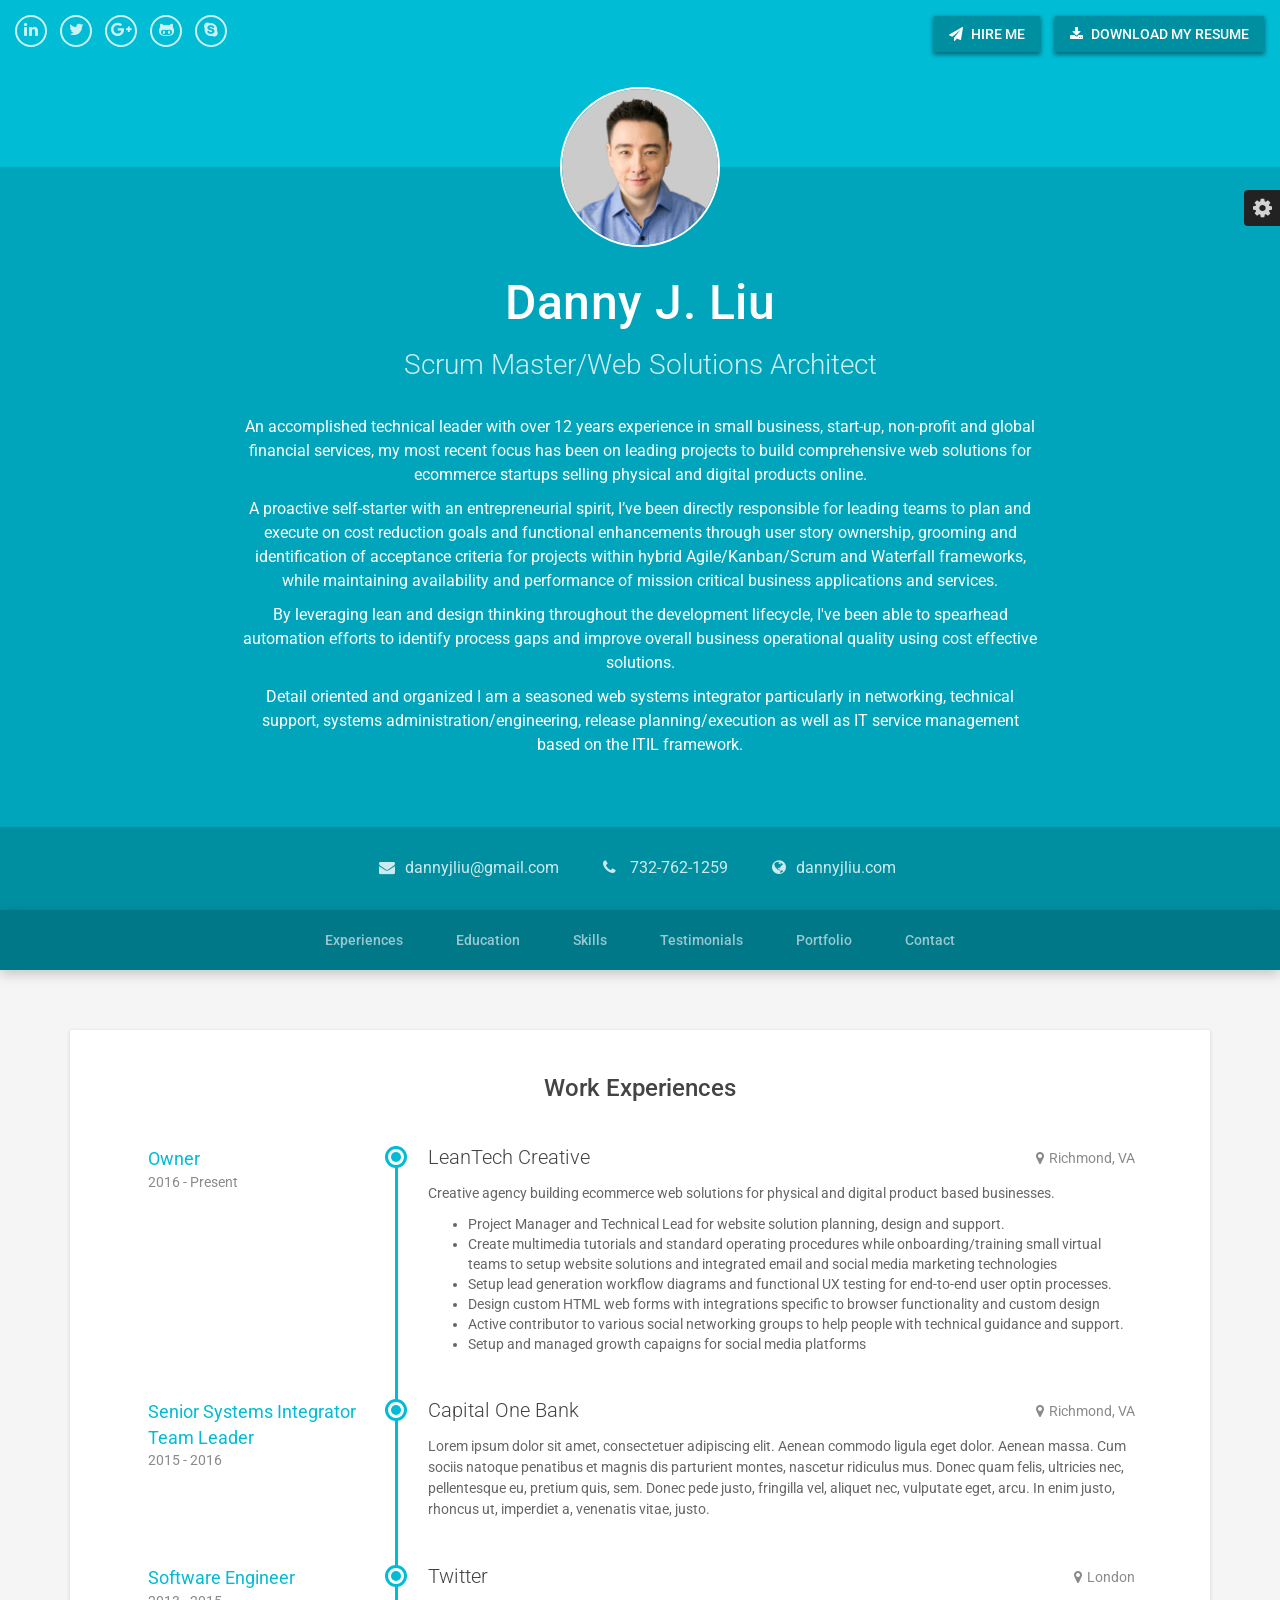
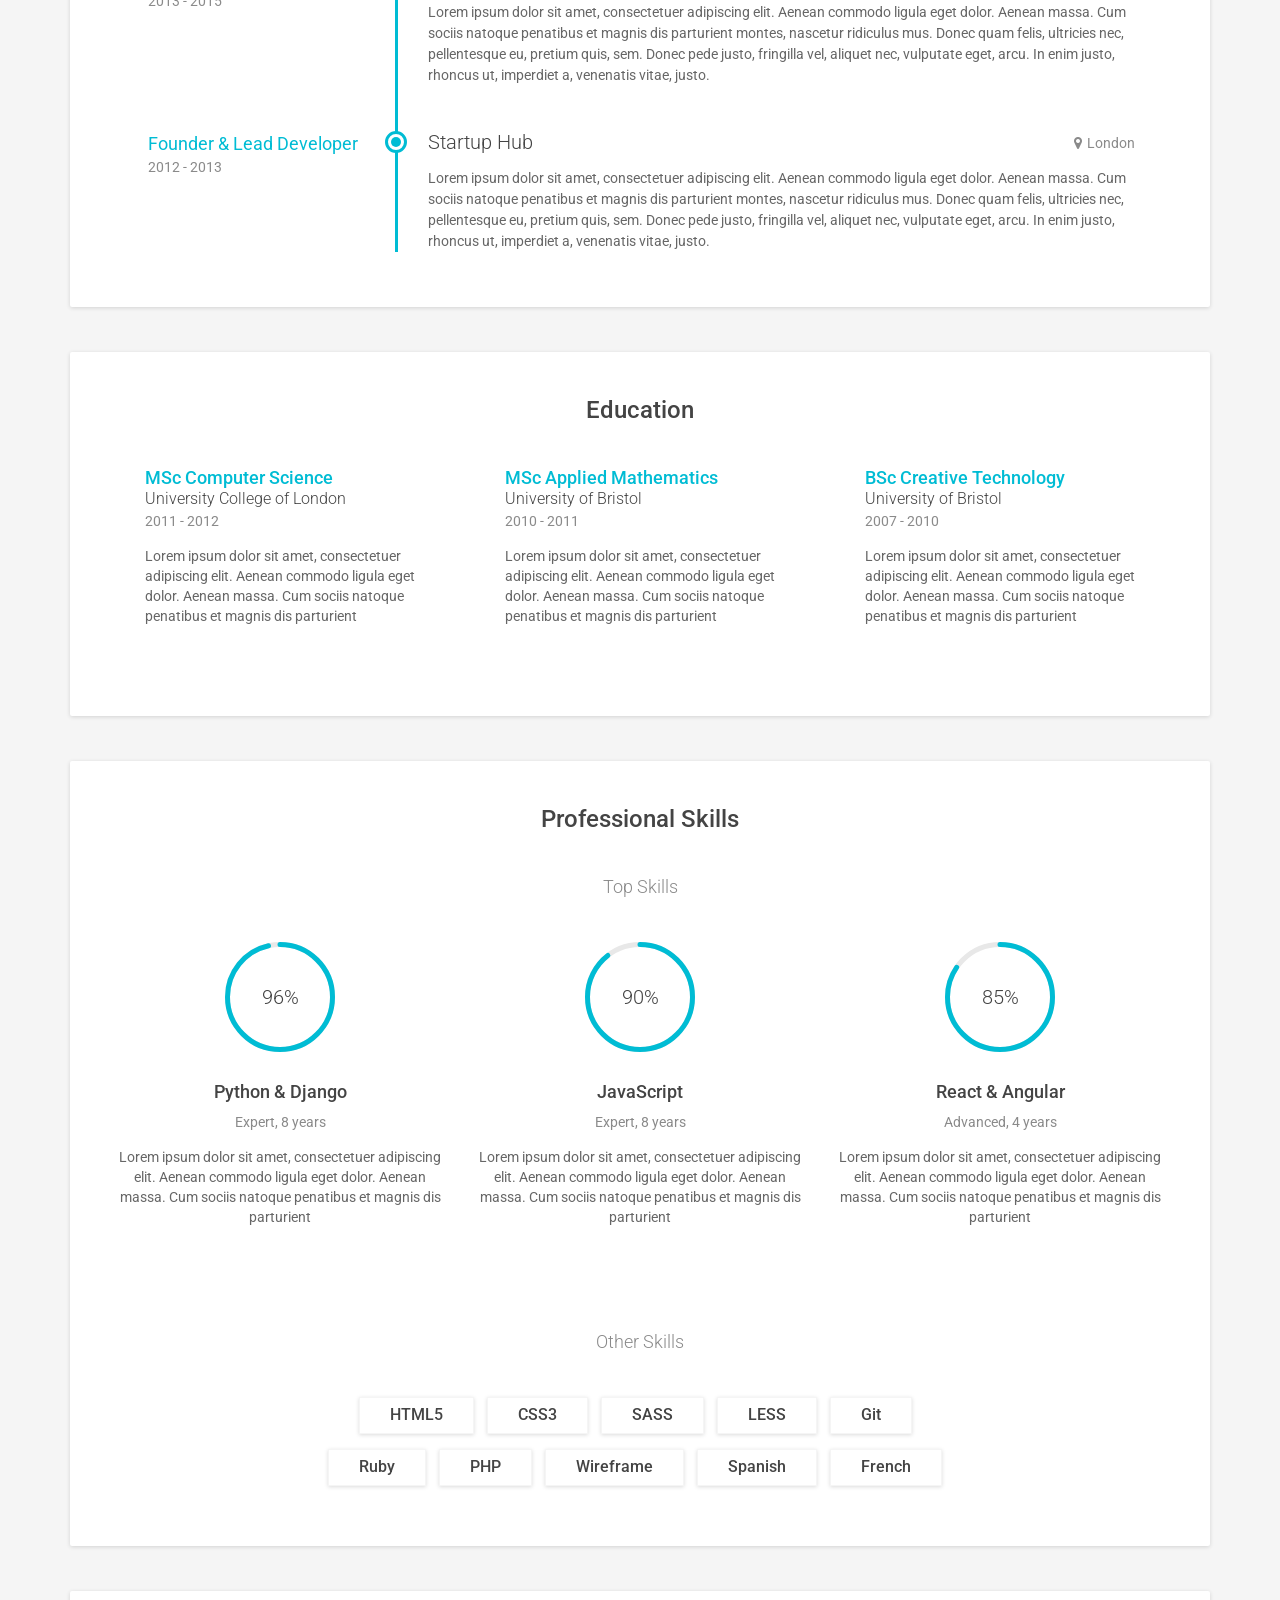
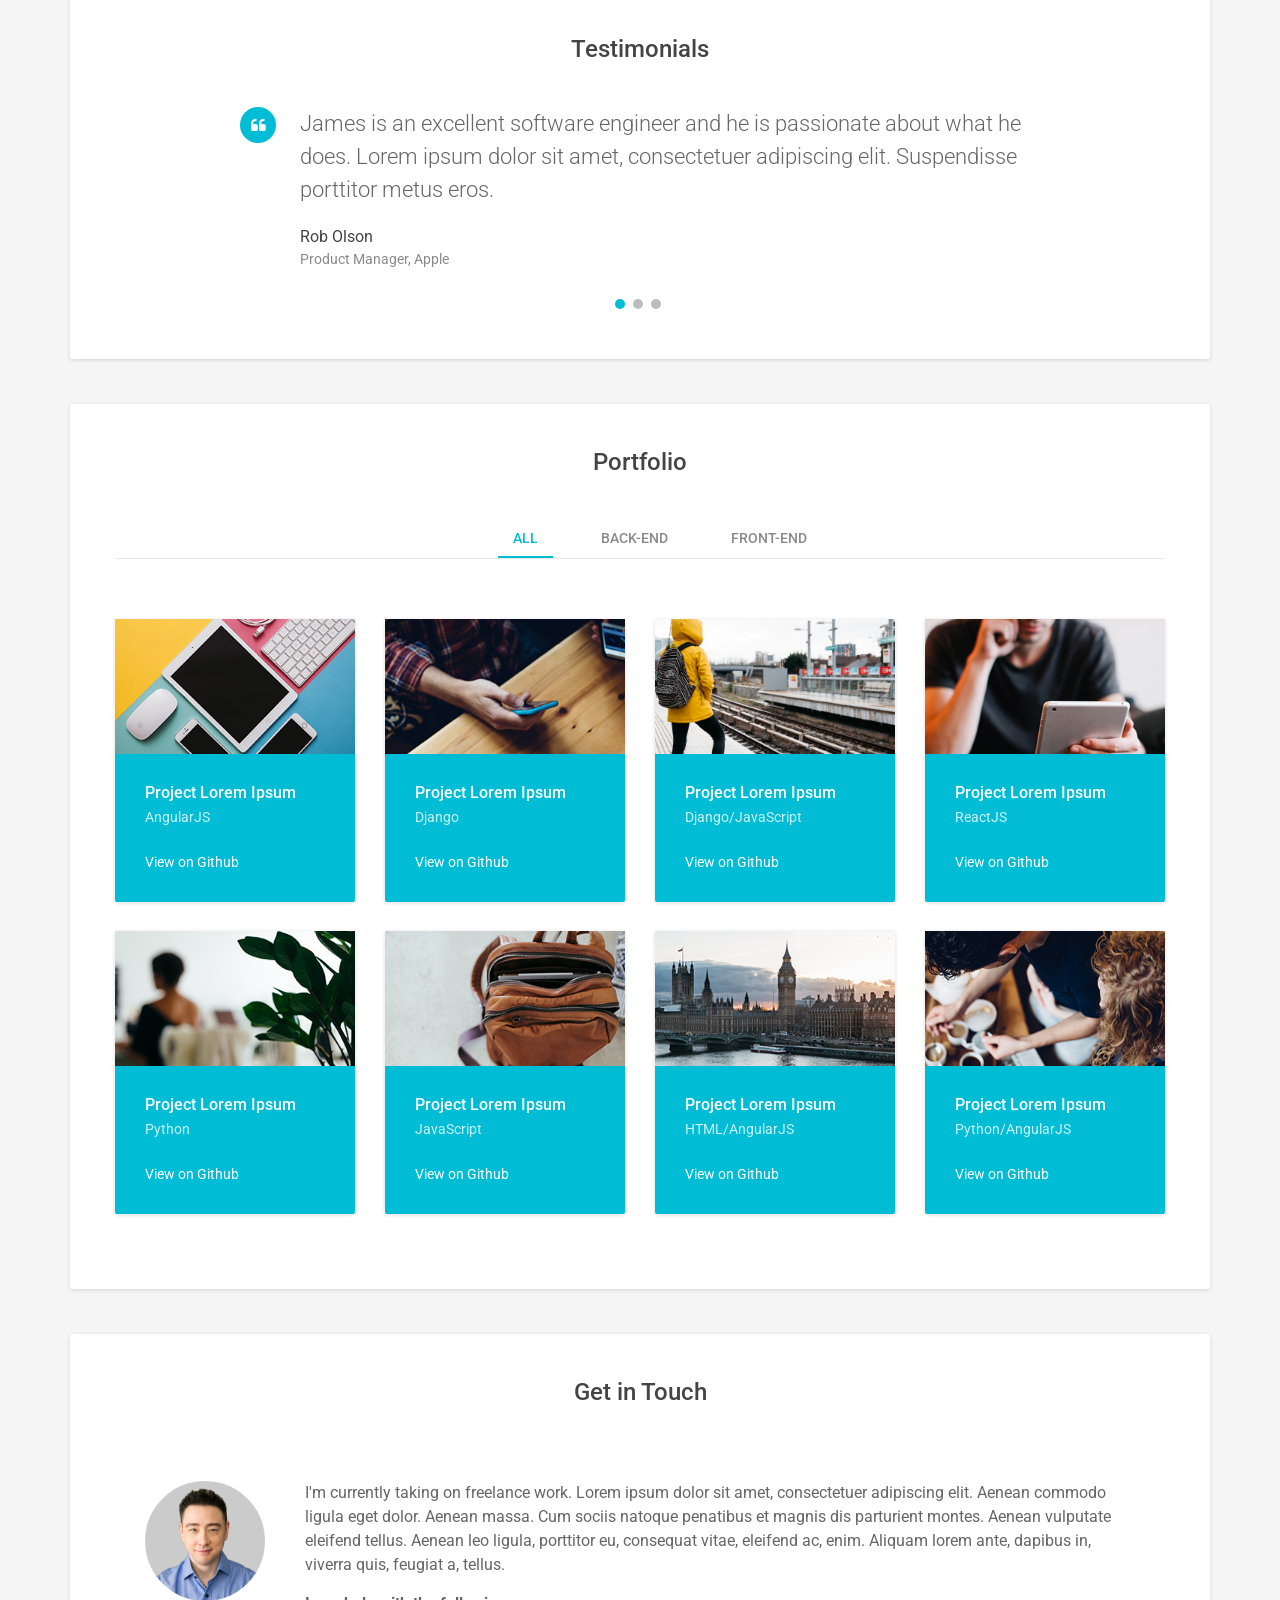
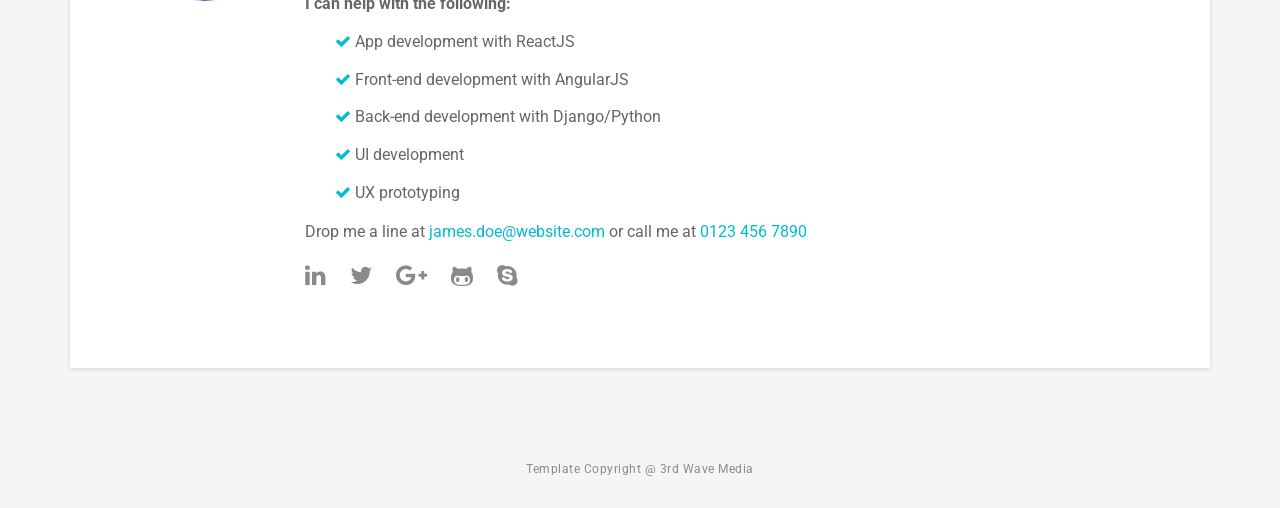
<file: sphere/index.html>
<!DOCTYPE html>
<!--[if IE 8]> <html lang="en" class="ie8"> <![endif]-->  
<!--[if IE 9]> <html lang="en" class="ie9"> <![endif]-->  
<!--[if !IE]><!--> <html lang="en"> <!--<![endif]-->  
<head>
    <title>Responsive Resume/CV／Portfolio Template</title>
    <!-- Meta -->
    <meta charset="utf-8">
    <meta http-equiv="X-UA-Compatible" content="IE=edge">
    <meta name="viewport" content="width=device-width, initial-scale=1.0">
    <meta name="description" content="Responsive Resume/CV／Portfolio Template">
    <meta name="author" content="Xiaoying Riley at 3rd Wave Media">    
    <link rel="shortcut icon" href="favicon.ico">  
    <link href='https://fonts.googleapis.com/css?family=Roboto:400,500,400italic,300italic,300,500italic,700,700italic,900,900italic' rel='stylesheet' type='text/css'>
    <!-- Global CSS -->
    <link rel="stylesheet" href="assets/plugins/bootstrap/css/bootstrap.min.css">   
    <!-- Plugins CSS -->
    <link rel="stylesheet" href="assets/plugins/font-awesome/css/font-awesome.css">
    
    <!-- Theme CSS -->  
    <link id="theme-style" rel="stylesheet" href="assets/css/styles.css">
    <!-- HTML5 shim and Respond.js for IE8 support of HTML5 elements and media queries -->
    <!--[if lt IE 9]>
      <script src="https://oss.maxcdn.com/html5shiv/3.7.2/html5shiv.min.js"></script>
      <script src="https://oss.maxcdn.com/respond/1.4.2/respond.min.js"></script>
    <![endif]-->
</head> 

<body>
    
    <header class="header">
        <div class="top-bar container-fluid">
            <div class="actions">
                <a class="btn hidden-xs" href="mailto:dannyjliu@gmail.com"><i class="fa fa-paper-plane" aria-hidden="true"></i> Hire Me</a>
                <a class="btn" href="https://www.dropbox.com/s/6jkfuz6vvth81gg/DannyLiu-resume_IT_Manager.pdf?dl=1"><i class="fa fa-download" aria-hidden="true"></i> Download My Resume</a>
            </div><!--//actions-->
            <ul class="social list-inline">
                <li><a href="https://www.linkedin.com/in/dannyjliu/" target="_blank"><i class="fa fa-linkedin" aria-hidden="true"></i></a></li>
                <li><a href="https://twitter.com/dannyjliu/" target="_blank"><i class="fa fa-twitter" aria-hidden="true"></i></a></li>
                <li><a href="#" target="_blank"><i class="fa fa-google-plus" aria-hidden="true"></i></a></li>
                <li><a href="https://github.com/dannyjliu" target="_blank"><i class="fa fa-github-alt" aria-hidden="true"></i></a></li>
                <li><a href="#" target="_blank"><i class="fa fa-skype" aria-hidden="true"></i></a></li>
            </ul><!--//social-->
        </div><!--//top-bar-->
        
        <div class="intro">
            <div class="container text-center">
                <img class="profile-image" src="assets/images/profile-image.png" alt="">
                <h1 class="name">Danny J. Liu</h1>
                <div class="title">Scrum Master/Web Solutions Architect</div>
                <div class="profile">
                    <p>An accomplished technical leader with over 12 years experience in small business, start-up, non-profit and global financial services, my most recent focus has been on leading projects to build comprehensive web solutions for ecommerce startups selling physical and digital products online.</p>
                    <p>A proactive self-starter with an entrepreneurial spirit, I’ve been directly responsible for leading teams to plan and execute on cost reduction goals and functional enhancements through user story ownership, grooming and identification of acceptance criteria for projects within hybrid Agile/Kanban/Scrum and Waterfall frameworks, while maintaining availability and performance of mission critical business applications and services.
                    </p>
                    <p>By leveraging lean and design thinking throughout the development lifecycle, I've been able to spearhead automation efforts to identify process gaps and improve overall business operational quality using cost effective solutions.
                    </p>
                    <p>Detail oriented and organized I am a seasoned web systems integrator particularly in networking, technical support, systems administration/engineering, release planning/execution as well as IT service management based on the ITIL framework.</p>
                </div><!--//profile-->
            </div><!--//container-->
        </div><!--//intro-->
        
        <div class="contact-info">
            <div class="container text-center">
                <ul class="list-inline">
                    <li class="email"><i class="fa fa-envelope"></i><a href="mailto:dannyjliu@gmail.com">dannyjliu@gmail.com</a></li>
                    <li><i class="fa fa-phone"></i> <a href="tel: 7327621259">732-762-1259</a></li>
                    <li class="website"><i class="fa fa-globe"></i><a href="http://dannyjliu.com" target="_blank">dannyjliu.com</a></li>
                </ul>
            </div><!--//container-->
        </div><!--//contact-info-->
        
        <div class="page-nav-space-holder hidden-xs">
            <div id="page-nav-wrapper" class="page-nav-wrapper text-center">
                <div class="container">
                    <ul id="page-nav" class="nav page-nav list-inline">
                        <li><a class="scrollto" href="#experiences-section">Experiences</a></li>
                        <li><a class="scrollto" href="#education-section">Education</a></li>
                        <li><a class="scrollto" href="#skills-section">Skills</a></li>
                        <li><a class="scrollto" href="#testimonials-section">Testimonials</a></li>
                        <li><a class="scrollto" href="#portfolio-section">Portfolio</a></li>
                        <li><a class="scrollto" href="#contact-section">Contact</a></li>
                    </ul><!--//page-nav-->
                </div>
            </div><!--//page-nav-wrapper-->
        </div>
        
    </header><!--//header-->
    
    <div class="wrapper container">
        <section id="experiences-section" class="experiences-section section">
            <h2 class="section-title">Work Experiences</h2>
            <div class="timeline">
                <div class="item">
                    <div class="work-place">
                        <h3 class="place">LeanTech Creative</h3>
                        <div class="location"><i class="fa fa-map-marker" aria-hidden="true"></i>Richmond, VA</div>
                    </div>
                    <div class="job-meta">
                        <div class="title">Owner</div>
                        <div class="time">2016 - Present</div>
                    </div><!--//job-meta-->
                    <div class="job-desc">
                        <p>Creative agency building ecommerce web solutions for physical and digital product based businesses.</p> 
                        <ul>
                            <li>Project Manager and Technical Lead for website solution planning, design and support.</li>
                            <li>Create multimedia tutorials and standard operating procedures while onboarding/training small virtual teams to setup
                            website solutions and integrated email and social media marketing technologies</li>
                            <li>Setup lead generation workflow diagrams and functional UX testing for end-to-end user optin processes.</li>
                            <li>Design custom HTML web forms with integrations specific to browser functionality and custom design</li>
                            <li>Active contributor to various social networking groups to help people with technical guidance and support.</li>
                            <li>Setup and managed growth capaigns for social media platforms</li>
                        </ul>
                    </div><!--//job-desc-->
                </div><!--//item-->
                
                <div class="item">
                    <div class="work-place">
                        <h3 class="place">Capital One Bank</h3>
                        <div class="location"><i class="fa fa-map-marker" aria-hidden="true"></i>Richmond, VA</div>
                    </div>
                    <div class="job-meta">
                        <div class="title">Senior Systems Integrator<br/>Team Leader</div>
                        <div class="time">2015 - 2016</div>
                    </div><!--//job-meta-->
                    <div class="job-desc">
                        <p>Lorem ipsum dolor sit amet, consectetuer adipiscing elit. Aenean commodo ligula eget dolor. Aenean massa. Cum sociis natoque penatibus et magnis dis parturient montes, nascetur ridiculus mus. Donec quam felis, ultricies nec, pellentesque eu, pretium quis, sem. Donec pede justo, fringilla vel, aliquet nec, vulputate eget, arcu. In enim justo, rhoncus ut, imperdiet a, venenatis vitae, justo.</p> 
                    </div><!--//job-desc-->
                </div><!--//item-->
                
                <div class="item">
                    <div class="work-place">
                        <h3 class="place">Twitter</h3>
                        <div class="location"><i class="fa fa-map-marker" aria-hidden="true"></i>London</div>
                    </div>
                    <div class="job-meta">
                        <div class="title">Software Engineer</div>
                        <div class="time">2013 - 2015</div>
                    </div><!--//job-meta-->
                    <div class="job-desc">
                        <p>Lorem ipsum dolor sit amet, consectetuer adipiscing elit. Aenean commodo ligula eget dolor. Aenean massa. Cum sociis natoque penatibus et magnis dis parturient montes, nascetur ridiculus mus. Donec quam felis, ultricies nec, pellentesque eu, pretium quis, sem. Donec pede justo, fringilla vel, aliquet nec, vulputate eget, arcu. In enim justo, rhoncus ut, imperdiet a, venenatis vitae, justo.</p> 
                    </div><!--//job-desc-->
                </div><!--//item-->
                
                <div class="item">
                    <div class="work-place">
                        <h3 class="place">Startup Hub</h3>
                        <div class="location"><i class="fa fa-map-marker" aria-hidden="true"></i>London</div>
                    </div>
                    <div class="job-meta">
                        <div class="title">Founder &amp; Lead Developer</div>
                        <div class="time">2012 - 2013</div>
                    </div><!--//job-meta-->
                    <div class="job-desc">
                        <p>Lorem ipsum dolor sit amet, consectetuer adipiscing elit. Aenean commodo ligula eget dolor. Aenean massa. Cum sociis natoque penatibus et magnis dis parturient montes, nascetur ridiculus mus. Donec quam felis, ultricies nec, pellentesque eu, pretium quis, sem. Donec pede justo, fringilla vel, aliquet nec, vulputate eget, arcu. In enim justo, rhoncus ut, imperdiet a, venenatis vitae, justo.</p> 
                    </div><!--//job-desc-->
                </div><!--//item-->
                
            </div><!--//timeline-->
            
        </section><!--//section-->
        
        <section id="education-section" class="education-section section">
            <h2 class="section-title">Education</h2>
            <div class="row">
                <div class="item col-xs-12 col-sm-4">
                    <div class="item-inner">
                        <h3 class="degree">MSc Computer Science</h3>
                        <div class="education-body">
                            University College of London
                        </div><!--//education-body-->
                        <div class="time">2011 - 2012</div>
                        <div class="desc">
                            Lorem ipsum dolor sit amet, consectetuer adipiscing elit. Aenean commodo ligula eget dolor. Aenean massa. Cum sociis natoque penatibus et magnis dis parturient 
                        </div>
                    </div><!--//item-inner-->
                </div><!--//item-->
                <div class="item col-xs-12 col-sm-4">
                    <div class="item-inner">
                        <h3 class="degree">MSc Applied Mathematics</h3>
                        <div class="education-body">
                            University of Bristol
                        </div><!--//education-body-->
                        <div class="time">2010 - 2011</div>
                        <div class="desc">
                            Lorem ipsum dolor sit amet, consectetuer adipiscing elit. Aenean commodo ligula eget dolor. Aenean massa. Cum sociis natoque penatibus et magnis dis parturient 
                        </div>
                    </div><!--//item-inner-->
                </div><!--//item-->
                <div class="item col-xs-12 col-sm-4">
                    <div class="item-inner">
                        <h3 class="degree">BSc Creative Technology</h3>
                        <div class="education-body">
                            University of Bristol
                        </div><!--//education-body-->
                        <div class="time">2007 - 2010</div>
                        <div class="desc">
                            Lorem ipsum dolor sit amet, consectetuer adipiscing elit. Aenean commodo ligula eget dolor. Aenean massa. Cum sociis natoque penatibus et magnis dis parturient 
                        </div>
                    </div><!--//item-inner-->
                </div><!--//item-->
                
            </div><!--//row-->
        </section><!--//section-->
        
        
        <section id="skills-section" class="skills-section section text-center">
            <h2 class="section-title">Professional Skills</h2>
            <div class="top-skills">
                <h3 class="subtitle">Top Skills</h3>
                <div class="row">
                    <div class="item col-xs-12 col-sm-4">
                        <div class="item-inner">
                            <div class="chart-easy-pie text-center">
                                <div class="chart-theme-1 chart" data-percent="97"><span>98</span>%</div>
                            </div>
                            <h4 class="skill-name">Python &amp; Django</h4>
                            <div class="level">Expert, 8 years</div>
                            <div class="desc">
                                Lorem ipsum dolor sit amet, consectetuer adipiscing elit. Aenean commodo ligula eget dolor. Aenean massa. Cum sociis natoque penatibus et magnis dis parturient 
                            </div>
                        </div><!--//item-inner-->
                    </div><!--//item-->
                    <div class="item col-xs-12 col-sm-4">
                        <div class="item-inner">
                            <div class="chart-easy-pie text-center">
                                <div class="chart-theme-1 chart" data-percent="90"><span>90</span>%</div>
                            </div>
                            <h4 class="skill-name">JavaScript</h4>
                            <div class="level">Expert, 8 years</div>
                            <div class="desc">
                                Lorem ipsum dolor sit amet, consectetuer adipiscing elit. Aenean commodo ligula eget dolor. Aenean massa. Cum sociis natoque penatibus et magnis dis parturient 
                            </div>
                        </div><!--//item-inner-->
                    </div><!--//item-->
                    <div class="item col-xs-12 col-sm-4">
                        <div class="item-inner">
                            <div class="chart-easy-pie text-center">
                                <div class="chart-theme-1 chart" data-percent="85"><span>85</span>%</div>
                            </div>
                            <h4 class="skill-name">React &amp; Angular</h4>
                            <div class="level">Advanced, 4 years</div>
                            <div class="desc">
                                Lorem ipsum dolor sit amet, consectetuer adipiscing elit. Aenean commodo ligula eget dolor. Aenean massa. Cum sociis natoque penatibus et magnis dis parturient 
                            </div>
                        </div><!--//item-inner-->
                    </div><!--//item-->
                </div><!--//row-->
            </div><!--//top-skills-->
            
            <div class="other-skills">
                <h3 class="subtitle">Other Skills</h3>
                <div class="misc-skills">
                    <span class="skill-tag">HTML5</span>
                    <span class="skill-tag">CSS3</span>
                    <span class="skill-tag">SASS</span>
                    <span class="skill-tag">LESS</span>
                    <span class="skill-tag">Git</span>
                    <br>
                    <span class="skill-tag">Ruby</span>
                    <span class="skill-tag">PHP</span>
                    <span class="skill-tag">Wireframe</span>
                    <span class="skill-tag">Spanish</span>
                    <span class="skill-tag">French</span>
                </div>
            </div><!--//other-skills-->
            
        </section><!--//skills-section-->
        
        <section id="testimonials-section" class="testimonials-section section">
            <h2 class="section-title">Testimonials</h2>
            
            <div id="testimonials-carousel" class="testimonials-carousel carousel slide" data-interval="8000">
                
                <!-- Indicators -->
                <ol class="carousel-indicators">
                    <li data-target="#testimonials-carousel" data-slide-to="0" class="active"></li>
                    <li data-target="#testimonials-carousel" data-slide-to="1"></li>
                    <li data-target="#testimonials-carousel" data-slide-to="2"></li>
                </ol>
                
                <!-- Wrapper for slides -->
                <div class="carousel-inner">
                    <div class="item active">
                        <blockquote class="quote">      
                            <i class="fa fa-quote-left"></i>                            
                            <p>James is an excellent software engineer and he is passionate about what he does. Lorem ipsum dolor sit amet, consectetuer adipiscing elit. Suspendisse porttitor metus eros.</p>
                        </blockquote>    
                        <div class="source">
                            <div class="name">Rob Olson</div>
                            <div class="position">Product Manager, Apple</div>
                        </div><!--//source-->   
                                                       
                    </div><!--//item-->
                    <div class="item">
                        <blockquote class="quote">
                            <p><i class="fa fa-quote-left"></i>
                            Sed massa leo, aliquet non velit eu, volutpat vulputate odio. Interdum et malesuada fames ac ante ipsum primis in faucibus. Suspendisse porttitor metus eros, ut fringilla nulla auctor a.</p>
                            
                        </blockquote>
                        <div class="source">
                            <div class="name">Christina Jensen</div>
                            <div class="position">Senior Developer, Twitter</div>
                        </div><!--//source-->   
               
                    </div><!--//item-->
                    <div class="item">
                        <blockquote class="quote">
                            <p><i class="fa fa-quote-left"></i>
                            Lorem ipsum dolor sit amet, consectetuer adipiscing elit. Aenean commodo ligula eget dolor. Aenean massa. Cum sociis natoque penatibus et magnis dis parturient montes</p>
                        </blockquote>       
                        <div class="source">
                            <div class="name">Austin Ward</div>
                            <div class="position">CEO, Startup Hub</div>
                        </div><!--//source-->          
                    </div><!--//item-->
                    
                </div><!--//carousel-inner-->
            </div><!--//testimonials-carousel-->
            
        </section><!--//section-->
        
        
        <section id="portfolio-section" class="portfolio-section section">
            <h2 class="section-title">Portfolio</h2>
            <ul id="filters" class="filters clearfix">
                <li class="type active" data-filter="*">All</li>
                <li class="type" data-filter=".backend">Back-end</li>
                <li class="type" data-filter=".frontend">Front-end</li>
            </ul><!--//filters-->
            <div class="items-wrapper isotope row">
                <div class="item frontend col-md-3 col-xs-6 ">
                    <div class="item-inner">
                        <figure class="figure">
                            <img class="img-responsive" src="assets/images/portfolio/portfolio-1.jpg" alt="" />
                        </figure>
                        <div class="content text-left">
                            <h3 class="sub-title"><a href="#">Project Lorem Ipsum</a></h3>
                            <div class="meta">AngularJS</div>
                            <div class="action"><a href="#">View on Github</a></div>
                        </div><!--//content-->    
                        <a class="link-mask" href="#"></a>              
                    </div><!--//item-inner-->
                </div><!--//item-->
                <div class="item backend col-md-3 col-xs-6 ">
                    <div class="item-inner">
                        <figure class="figure">
                            <img class="img-responsive" src="assets/images/portfolio/portfolio-2.jpg" alt="" />
                        </figure>
                        <div class="content text-left">
                            <h3 class="sub-title"><a href="#">Project Lorem Ipsum</a></h3>
                            <div class="meta">Django</div>
                            <div class="action"><a href="#">View on Github</a></div>
                        </div><!--//content-->    
                        <a class="link-mask" href="#"></a>              
                    </div><!--//item-inner-->
                </div><!--//item-->
                <div class="item backend frontend col-md-3 col-xs-6 ">
                    <div class="item-inner">
                        <figure class="figure">
                            <img class="img-responsive" src="assets/images/portfolio/portfolio-3.jpg" alt="" />
                        </figure>
                        <div class="content text-left">
                            <h3 class="sub-title"><a href="#">Project Lorem Ipsum</a></h3>
                            <div class="meta">Django/JavaScript</div>
                            <div class="action"><a href="#">View on Github</a></div>
                        </div><!--//content-->    
                        <a class="link-mask" href="#"></a>              
                    </div><!--//item-inner-->
                </div><!--//item-->
                <div class="item frontend col-md-3 col-xs-6 ">
                    <div class="item-inner">
                        <figure class="figure">
                            <img class="img-responsive" src="assets/images/portfolio/portfolio-4.jpg" alt="" />
                        </figure>
                        <div class="content text-left">
                            <h3 class="sub-title"><a href="#">Project Lorem Ipsum</a></h3>
                            <div class="meta">ReactJS</div>
                            <div class="action"><a href="#">View on Github</a></div>
                        </div><!--//content-->    
                        <a class="link-mask" href="#"></a>              
                    </div><!--//item-inner-->
                </div><!--//item-->
                <div class="item backend col-md-3 col-xs-6 ">
                    <div class="item-inner">
                        <figure class="figure">
                            <img class="img-responsive" src="assets/images/portfolio/portfolio-5.jpg" alt="" />
                        </figure>
                        <div class="content text-left">
                            <h3 class="sub-title"><a href="#">Project Lorem Ipsum</a></h3>
                            <div class="meta">Python</div>
                            <div class="action"><a href="#">View on Github</a></div>
                        </div><!--//content-->    
                        <a class="link-mask" href="#"></a>              
                    </div><!--//item-inner-->
                </div><!--//item-->
                <div class="item backend col-md-3 col-xs-6 ">
                    <div class="item-inner">
                        <figure class="figure">
                            <img class="img-responsive" src="assets/images/portfolio/portfolio-6.jpg" alt="" />
                        </figure>
                        <div class="content text-left">
                            <h3 class="sub-title"><a href="#">Project Lorem Ipsum</a></h3>
                            <div class="meta">JavaScript</div>
                            <div class="action"><a href="#">View on Github</a></div>
                        </div><!--//content-->    
                        <a class="link-mask" href="#"></a>              
                    </div><!--//item-inner-->
                </div><!--//item-->
                
                <div class="item frontend col-md-3 col-xs-6 ">
                    <div class="item-inner">
                        <figure class="figure">
                            <img class="img-responsive" src="assets/images/portfolio/portfolio-7.jpg" alt="" />
                        </figure>
                        <div class="content text-left">
                            <h3 class="sub-title"><a href="#">Project Lorem Ipsum</a></h3>
                            <div class="meta">HTML/AngularJS</div>
                            <div class="action"><a href="#">View on Github</a></div>
                        </div><!--//content-->    
                        <a class="link-mask" href="#"></a>              
                    </div><!--//item-inner-->
                </div><!--//item-->
                
                <div class="item frontend backend col-md-3 col-xs-6 ">
                    <div class="item-inner">
                        <figure class="figure">
                            <img class="img-responsive" src="assets/images/portfolio/portfolio-8.jpg" alt="" />
                        </figure>
                        <div class="content text-left">
                            <h3 class="sub-title"><a href="#">Project Lorem Ipsum</a></h3>
                            <div class="meta">Python/AngularJS</div>
                            <div class="action"><a href="#">View on Github</a></div>
                        </div><!--//content-->    
                        <a class="link-mask" href="#"></a>              
                    </div><!--//item-inner-->
                </div><!--//item-->
                
            </div><!--//item-wrapper-->
            
        </section><!--//section-->
        
        <section id="contact-section" class="contact-section section">
            <h2 class="section-title">Get in Touch</h2>
            <div class="intro">
                <img class="profile-image" src="assets/images/profile-image.png" alt="">
                <div class="dialog">
                    <p>I'm currently taking on freelance work. Lorem ipsum dolor sit amet, consectetuer adipiscing elit. Aenean commodo ligula eget dolor. Aenean massa. Cum sociis natoque penatibus et magnis dis parturient montes. Aenean vulputate eleifend tellus. Aenean leo ligula, porttitor eu, consequat vitae, eleifend ac, enim. Aliquam lorem ante, dapibus in, viverra quis, feugiat a, tellus.</p>
                    <p><strong>I can help with the following:</strong></p>
                    <ul class="list-unstyled service-list">
                        <li><i class="fa fa-check" aria-hidden="true"></i> App development with ReactJS</li>
                        <li><i class="fa fa-check" aria-hidden="true"></i> Front-end development with AngularJS</li>
                        <li><i class="fa fa-check" aria-hidden="true"></i> Back-end development with Django/Python</li>
                        <li><i class="fa fa-check" aria-hidden="true"></i> UI development</li>
                        <li><i class="fa fa-check" aria-hidden="true"></i> UX prototyping</li>
                    </ul>
                    <p>Drop me a line at <a href="mailto:someone@example.com">james.doe@website.com</a> or call me at <a href="tel:01234567890">0123 456 7890</a></p>
                    <ul class="social list-inline">
                        <li><a href="#"><i class="fa fa-linkedin" aria-hidden="true"></i></a></li>
                        <li><a href="#"><i class="fa fa-twitter" aria-hidden="true"></i></a></li>
                        <li><a href="#"><i class="fa fa-google-plus" aria-hidden="true"></i></a></li>
                        <li><a href="#"><i class="fa fa-github-alt" aria-hidden="true"></i></a></li>
                        <li><a href="#"><i class="fa fa-skype" aria-hidden="true"></i></a></li>
                    </ul><!--//social-->
                </div><!--//diaplog-->
            </div><!--//intro-->

        </section><!--//section-->
        
    </div><!--//wrapper-->
    
    <footer class="footer text-center">
        <div class="container">
            <small class="copyright">Template Copyright @ <a href="http://themes.3rdwavemedia.com/" target="_blank">3rd Wave Media</a></small>
        </div><!--//container-->
    </footer>
    
    <!-- *****CONFIGURE STYLE (REMOVE ON YOUR PRODUCTION SITE)****** -->  
    <div id="config-panel" class="config-panel hidden-xs hidden-sm">
        <div class="panel-inner">
            <a id="config-trigger" class="config-trigger config-panel-hide" href="#"><i class="fa fa-cog"></i></a>
            <h5 class="panel-title">Choose Colour</h5>
            <ul id="color-options" class="list-unstyled list-inline">
                <li class="theme-1 active"><a data-style="assets/css/styles.css" data-chart="#00BCD4" href="#"></a></li>
                <li class="theme-2"><a data-style="assets/css/styles-2.css" data-chart="#03A9F4" href="#"></a></li>
                <li class="theme-3"><a data-style="assets/css/styles-3.css" data-chart="#009688" href="#"></a></li>
                <li class="theme-4"><a data-style="assets/css/styles-4.css" data-chart="#4CAF50" href="#"></a></li>
                <li class="theme-5"><a data-style="assets/css/styles-5.css" data-chart="#8BC34A" href="#"></a></li>
                <li class="theme-6"><a data-style="assets/css/styles-6.css" data-chart="#C0CA33" href="#"></a></li>
                <li class="theme-7"><a data-style="assets/css/styles-7.css" data-chart="#FFC107" href="#"></a></li>
                <li class="theme-8"><a data-style="assets/css/styles-8.css" data-chart="#FF9800" href="#"></a></li>
                <li class="theme-9"><a data-style="assets/css/styles-9.css" data-chart="#FF5722" href="#"></a></li>
                <li class="theme-10"><a data-style="assets/css/styles-10.css" data-chart="#795548" href="#"></a></li>
                <li class="theme-11"><a data-style="assets/css/styles-11.css" data-chart="#607D8B" href="#"></a></li>
                <li class="theme-12"><a data-style="assets/css/styles-12.css" data-chart="#673AB7" href="#"></a></li>
                <li class="theme-13"><a data-style="assets/css/styles-13.css" data-chart="#3F51B5" href="#"></a></li>
                <li class="theme-14"><a data-style="assets/css/styles-14.css" data-chart="#2196F3" href="#"></a></li>
                <li class="theme-15"><a data-style="assets/css/styles-15.css" data-chart="#9C27B0" href="#"></a></li>
                <li class="theme-16"><a data-style="assets/css/styles-16.css" data-chart="#E91E63" href="#"></a></li>
            </ul>
            <a id="config-close" class="close" href="#"><i class="fa fa-times-circle"></i></a>
        </div><!--//panel-inner-->
    </div><!--//configure-panel-->
    
    <!-- Javascript -->          
    <script type="text/javascript" src="assets/plugins/jquery-1.12.4.min.js"></script>
    <script type="text/javascript" src="assets/plugins/bootstrap/js/bootstrap.min.js"></script>  
    <script type="text/javascript" src="assets/plugins/back-to-top.js"></script>
    <script type="text/javascript" src="assets/plugins/jquery-scrollTo/jquery.scrollTo.min.js"></script> 
    <script type="text/javascript" src="assets/plugins/easy-pie-chart/dist/jquery.easypiechart.min.js"></script>
    <script type="text/javascript" src="assets/plugins/imagesloaded.pkgd.min.js"></script> 
    <script type="text/javascript" src="assets/plugins/isotope.pkgd.min.js"></script>  

    <!-- custom js -->
    <script type="text/javascript" src="assets/js/main.js"></script>
    
    <!-- Style Switcher (REMOVE ON YOUR PRODUCTION SITE) -->
    <script src="assets/js/demo/style-switcher.js"></script>     
    

</body>
</html>
</file>
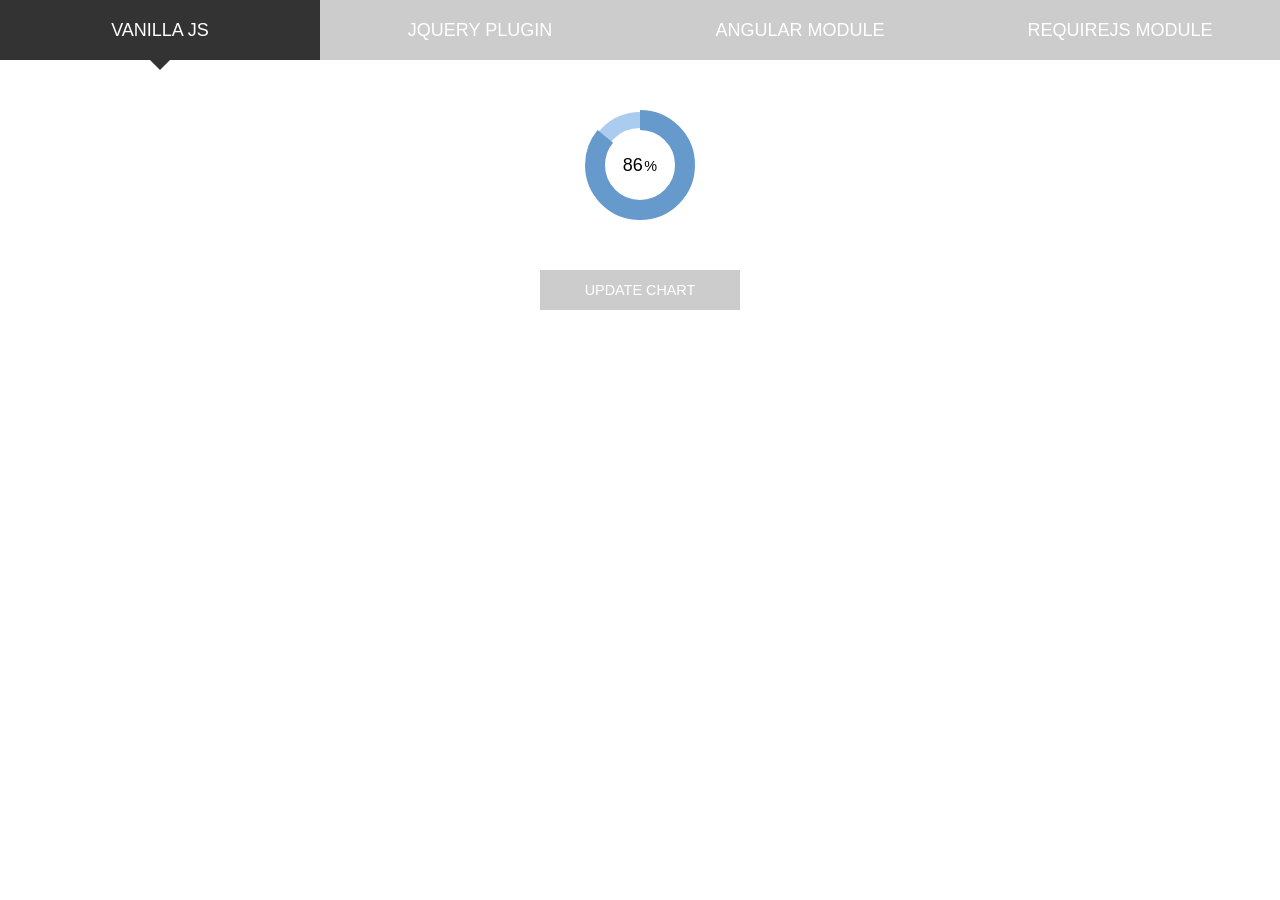
<file: sphere/assets/plugins/easy-pie-chart/demo/index.html>
<!doctype html>
<html lang="en">
<head>
	<meta charset="UTF-8"/>
	<title>vanilla</title>
	<meta name="viewport" content="width=device-width"/>
	<link rel="stylesheet" href="style.css"/>
</head>
<body>

	<ul>
		<li><a href="index.html" class="active">Vanilla JS</a></li>
		<li><a href="jquery.html">jQuery plugin</a></li>
		<li><a href="angular.html">Angular module</a></li>
		<li><a href="requirejs.html">RequireJS module</a></li>
	</ul>

	<span class="chart" data-percent="86">
		<span class="percent"></span>
	</span>

	<span class="btn js_update">Update chart</span>

	<script src="../dist/easypiechart.js"></script>
	<script>
	document.addEventListener('DOMContentLoaded', function() {
		var chart = window.chart = new EasyPieChart(document.querySelector('span'), {
			easing: 'easeOutElastic',
			delay: 3000,
			barColor: '#69c',
			trackColor: '#ace',
			scaleColor: false,
			lineWidth: 20,
			trackWidth: 16,
			lineCap: 'butt',
			onStep: function(from, to, percent) {
				this.el.children[0].innerHTML = Math.round(percent);
			}
		});

		document.querySelector('.js_update').addEventListener('click', function(e) {
			chart.update(Math.random()*200-100);
		});

	});
	</script>
</body>
</html>
</file>
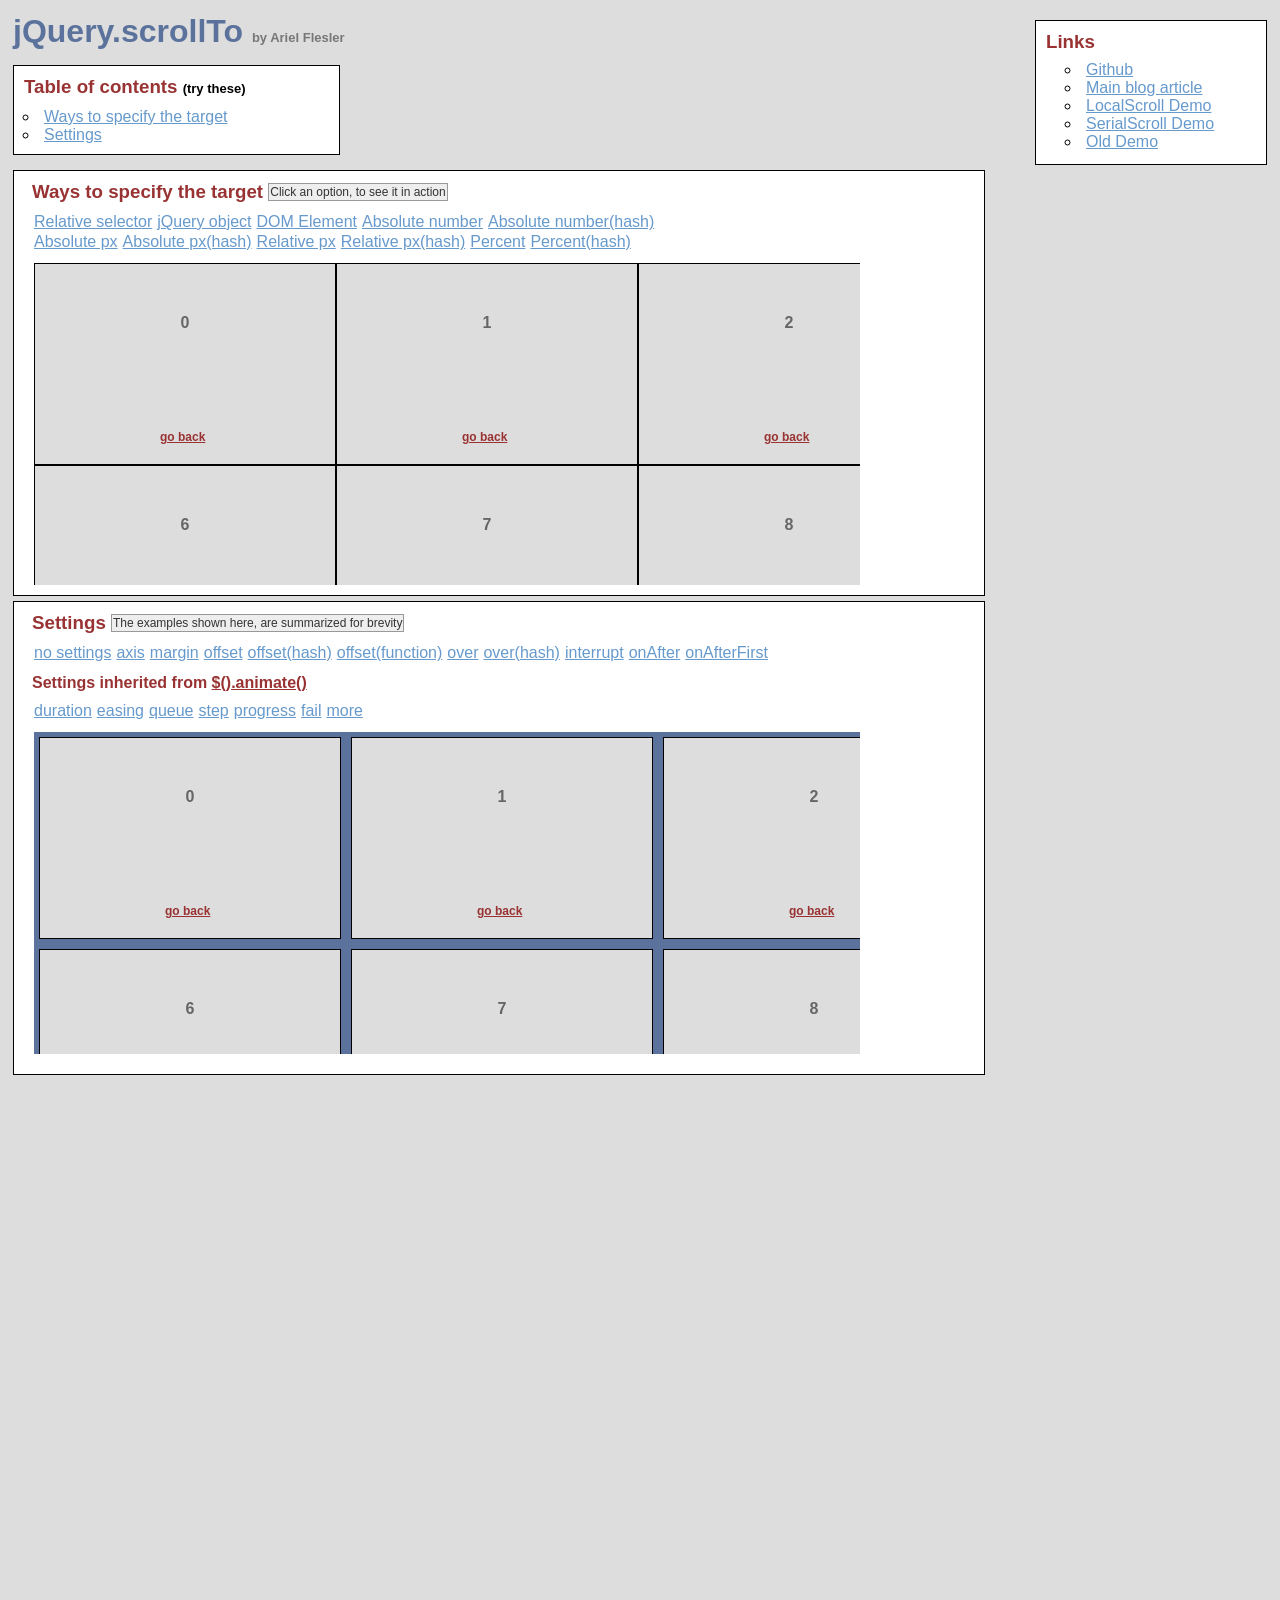
<file: sphere/assets/plugins/jquery-scrollTo/demo/index.html>
<!DOCTYPE html PUBLIC "-//W3C//DTD XHTML 1.0 Transitional//EN" "http://www.w3.org/TR/xhtml1/DTD/xhtml1-transitional.dtd">
<html xmlns="http://www.w3.org/1999/xhtml">
<head>
	<meta http-equiv="Content-Type" content="text/html; charset=iso-8859-1" />
	<title>jQuery.scrollTo</title>
	<meta name="keywords" content="javascript, jquery, plugins, scroll, scrollTo, smooth, animation, to, effect, ariel, flesler, window, overflow, element, navigation, customizable" />
	<meta name="description" content="Demo of jQuery.scrollTo. Lightweight, cross-browser and highly customizable animated scrolling with jQuery, made by Ariel Flesler." />
	<meta name="robots" content="index,follow" />
	<link type="text/css" rel="stylesheet" href="css/style.css" />
	<script type="text/javascript" src="https://ajax.googleapis.com/ajax/libs/jquery/1.8.0/jquery.min.js"></script>
	<script type="text/javascript" src="../jquery.scrollTo.min.js"></script>
	<script type="text/javascript">
		jQuery(function( $ ){
			/**
			 * Demo binding and preparation, no need to read this part
			 */
				//borrowed from jQuery easing plugin
				//http://gsgd.co.uk/sandbox/jquery.easing.php
				$.easing.elasout = function(x, t, b, c, d) {
					var s=1.70158;var p=0;var a=c;
					if (t==0) return b;  if ((t/=d)==1) return b+c;  if (!p) p=d*.3;
					if (a < Math.abs(c)) { a=c; var s=p/4; }
					else var s = p/(2*Math.PI) * Math.asin (c/a);
					return a*Math.pow(2,-10*t) * Math.sin( (t*d-s)*(2*Math.PI)/p ) + c + b;
				};
				$('a.back').click(function() {
					$(this).parents('div.pane').scrollTo(0, 800, { queue:true });
					$(this).parents('div.section').find('span.message').text( this.title);
					return false;
				});
				//just for the example, to stop the click on the links.
				$('ul.links').click(function(e){
					var link = e.target;
					if (link.target === '_blank') {
						return;
					}
					e.preventDefault();
					link.blur();
					if (link.title) {
						$(this).parent().find('span.message').text(link.title);
					}
				});
			
			// This one is important, many browsers don't reset scroll on refreshes
			// Reset all scrollable panes to (0,0)
			$('div.pane').scrollTo(0);
			// Reset the screen to (0,0)
			$.scrollTo(0);
			
			// TOC, shows how to scroll the whole window
			$('#toc a').click(function() {//$.scrollTo works EXACTLY the same way, but scrolls the whole screen
				$.scrollTo(this.hash, 1500, { easing:'elasout' });
				$(this.hash).find('span.message').text(this.title);
				return false;
			});
			
			// Target examples bindings
			var $target = $('#pane-target');
			$('#target-examples a').click(function() {
				$target.stop(true);
			});

			$('#relative-selector').click(function() {
				$target.scrollTo('li:eq(7)', 800);
			});
			$('#jquery-object').click(function() {
				$target.scrollTo($('#pane-target li:eq(14)') , 800);
			});
			$('#dom-element').click(function() {
				$target.scrollTo(document.getElementById('twenty'), 800);
			});
			$('#absolute-number').click(function() {
				$target.scrollTo(150, 800);
			});
			$('#absolute-number-hash').click(function() {
				$target.scrollTo({ top:800, left:700}, 800);
			});
			$('#absolute-px').click(function() {
				$target.scrollTo('520px', 800);
			});
			$('#absolute-px-hash').click(function() {
				$target.scrollTo({top:'110px', left:'290px'}, 800);
			});
			$('#relative-px').click(function() {
				$target.scrollTo('+=100', 500);
			});
			$('#relative-px-hash').click(function() {				
				$target.scrollTo({top:'-=100px', left:'+=100'}, 500);
			});
			$('#percentage-px').click(function() {				
				$target.scrollTo('50%', 800);
			});
			$('#percentage-px-hash').click(function() {				
				$target.scrollTo({top:'50%', left:'20%'}, 800);
			});
			
			// Settings examples bindings, they will all scroll to the same place, with different settings
			var $settings = $('#pane-settings');
			$('#settings-examples a').click(function() {
				// before each animation, reset to (0,0), skip this.
				$settings.stop(true).scrollTo(0);
			});
			
			$('#settings-no').click(function() {
				$settings.scrollTo('li:eq(15)', 1000);
			});
			$('#settings-axis').click(function() {// only scroll horizontally
				$settings.scrollTo('li:eq(15)', 1000, { axis:'x' });
			});
			$('#settings-duration').click(function() {// it's the same as specifying it in the 2nd argument
				$settings.scrollTo('li:eq(15)', { duration: 3000 });
			});
			$('#settings-easing').click(function() {
				$settings.scrollTo('li:eq(15)', 2500, { easing:'elasout' });
			});
			$('#settings-margin').click(function() {//scroll to the "outer" position of the element
				$settings.scrollTo('li:eq(15)', 1000, { margin:true });
			});
			$('#settings-offset').click(function() {//same as { top:-50, left:-50 }
				$settings.scrollTo('li:eq(15)', 1000, { offset:-50 });
			});
			$('#settings-offset-hash').click(function() {
				$settings.scrollTo('li:eq(15)', 1000, { offset:{ top:-5, left:-30 } });
			});
			$('#settings-offset-function').click(function() {
				$settings.scrollTo('li:eq(15)', 1000, {offset: function() { return {top:-30, left:-5}; }});
			});
			$('#settings-over').click(function() {//same as { top:-50, left:-50 }
				$settings.scrollTo('li:eq(15)', 1000, { over:0.5 });
			});
			$('#settings-over-hash').click(function() {
				$settings.scrollTo('li:eq(15)', 1000, { over:{ top:0.2, left:-0.5 } });
			});
			$('#settings-interrupt').click(function() {
				$settings.scrollTo('li:eq(15)', 10000, { interrupt:true });
			});
			$('#settings-queue').click(function() {//in this case, having 'axis' as 'xy' or 'yx' matters.
				$settings.scrollTo('li:eq(15)', 2000, { queue:true });
			});
			$('#settings-onAfter').click(function() {
				$settings.scrollTo('li:eq(15)', 2000, { 
					onAfter:function() {
						$('#settings-message').text('Got there!');
					}
				});
			});
			$('#settings-onAfterFirst').click(function() {//onAfterFirst exists only when queuing
				$settings.scrollTo('li:eq(15)', 1600, { 
					queue:true,
					onAfterFirst:function() {
						$('#settings-message').text('Got there horizontally!');
					},
					onAfter:function() {
						$('#settings-message').text('Got there vertically!');
					}
				});
			});
			$('#settings-step').click(function() {
				$settings.scrollTo('li:eq(15)', 2000, {step:function(now) {
					$('#settings-message').text(now.toFixed(2));
				}});
			});
			$('#settings-progress').click(function() {
				$settings.scrollTo('li:eq(15)', 2000, {progress:function(_, now) {
					$('#settings-message').text(Math.round(now*100) + '%');
				}});
			});
			$('#settings-fail').click(function() {
				$settings.scrollTo('li:eq(15)', 10000, {interrupt:true, fail:function() {
					$('#settings-message').text('Scroll interrupted!');
				}});
			});
		});
	</script>
</head>
<body>
	<h1>jQuery.scrollTo&nbsp;<strong>by Ariel Flesler</strong></h1>
	
	<div id="toc" class="part">
		<h3>Table of contents&nbsp;<strong>(try these)</strong></h3>
		<ul>
			<li><a title="$.scrollTo('#target-examples', 800, {easing:'elasout'});" href="#target-examples">Ways to specify the target</a></li>
			<li><a title="$.scrollTo('#settings-examples', 800, {easing:'elasout'});" href="#settings-examples">Settings</a></li>
		</ul>
	</div>
	
	<div id="links" class="part">
		<h3>Links</h3>
		<ul>
			<li><a target="_blank" href="https://github.com/flesler/jquery.scrollTo">Github</a></li>
			<li><a target="_blank" href="http://flesler.blogspot.com/2007/10/jqueryscrollto.html">Main blog article</a></li>
			<li><a target="_blank" href="http://demos.flesler.com/jquery/localScroll/">LocalScroll Demo</a></li>
			<li><a target="_blank" href="http://demos.flesler.com/jquery/serialScroll/">SerialScroll Demo</a></li>
			<li><a target="_blank" href="index.old.html">Old Demo</a></li>
		</ul>
	</div>
	<div id="target-examples" class="section part">
		<h3>Ways to specify the target&nbsp;<span id="target-message" class="message">Click an option, to see it in action</span></h3>
		<ul class="links">
			<li><a title="$(...).scrollTo('li:eq(7)', 800);" id="relative-selector" href="#">Relative selector</a></li>
			<li><a title="$(...).scrollTo($('div li:eq(14)'), 800);" id="jquery-object" href="#">jQuery object</a></li>
			<li><a title="$(...).scrollTo(document.getElementById('twenty'), 800);" id="dom-element" href="#">DOM Element</a></li>
			<li><a title="$(...).scrollTo(150, 800);" id="absolute-number" href="#">Absolute number</a></li>
			<li><a title="$(...).scrollTo({ top:800, left:700}, 800);" id="absolute-number-hash" href="#">Absolute number(hash)</a></li>
		</ul>
		<ul class="links">
			<li><a title="$(...).scrollTo('520px', 800);" id="absolute-px" href="#">Absolute px</a></li>
			<li><a title="$(...).scrollTo({top:'110px', left:'290px'}, 800);" id="absolute-px-hash" href="#">Absolute px(hash)</a></li>
			<li><a title="$(...).scrollTo('+=100px', 800);" id="relative-px" href="#">Relative px</a></li>
			<li><a title="$(...).scrollTo({top:'-=100px', left:'+=100'}, 800);" id="relative-px-hash" href="#">Relative px(hash)</a></li>
			<li><a title="$(...).scrollTo('50%', 800);" id="percentage-px" href="#">Percent</a></li>
			<li><a title="$(...).scrollTo({top:'50%', left:'20%'}, 800);" id="percentage-px-hash" href="#">Percent(hash)</a></li>
		</ul>
		<div id="pane-target" class="pane">
			<ul class="elements" style="height:1011px; width:1820px;">
				<li><p>0</p><a href="#" title="$(...).scrollTo(0, 800, {queue:true});" class="back">go back</a></li><li><p>1</p><a href="#" title="$(...).scrollTo(0, 800, {queue:true});" class="back">go back</a></li><li><p>2</p><a href="#" title="$(...).scrollTo(0, 800, {queue:true});" class="back">go back</a></li><li><p>3</p><a href="#" title="$(...).scrollTo(0, 800, {queue:true});" class="back">go back</a></li><li><p>4</p><a href="#" title="$(...).scrollTo(0, 800, {queue:true});" class="back">go back</a></li><li><p>5</p><a href="#" title="$(...).scrollTo(0, 800, {queue:true});" class="back">go back</a></li><li><p>6</p><a href="#" title="$(...).scrollTo(0, 800, {queue:true});" class="back">go back</a></li><li><p>7</p><a href="#" title="$(...).scrollTo(0, 800, {queue:true});" class="back">go back</a></li><li><p>8</p><a href="#" title="$(...).scrollTo(0, 800, {queue:true});" class="back">go back</a></li><li><p>9</p><a href="#" title="$(...).scrollTo(0, 800, {queue:true});" class="back">go back</a></li><li><p>10</p><a href="#" title="$(...).scrollTo(0, 800, {queue:true});" class="back">go back</a></li><li><p>11</p><a href="#" title="$(...).scrollTo(0, 800, {queue:true});" class="back">go back</a></li><li><p>12</p><a href="#" title="$(...).scrollTo(0, 800, {queue:true});" class="back">go back</a></li><li><p>13</p><a href="#" title="$(...).scrollTo(0, 800, {queue:true});" class="back">go back</a></li><li><p>14</p><a href="#" title="$(...).scrollTo(0, 800, {queue:true});" class="back">go back</a></li><li><p>15</p><a href="#" title="$(...).scrollTo(0, 800, {queue:true});" class="back">go back</a></li><li><p>16</p><a href="#" title="$(...).scrollTo(0, 800, {queue:true});" class="back">go back</a></li><li><p>17</p><a href="#" title="$(...).scrollTo(0, 800, {queue:true});" class="back">go back</a></li><li><p>18</p><a href="#" title="$(...).scrollTo(0, 800, {queue:true});" class="back">go back</a></li><li><p>19</p><a href="#" title="$(...).scrollTo(0, 800, {queue:true});" class="back">go back</a></li><li id="twenty"><p>20</p><a href="#" title="$(...).scrollTo(0, 800, {queue:true});" class="back">go back</a></li><li><p>21</p><a href="#" title="$(...).scrollTo(0, 800, {queue:true});" class="back">go back</a></li><li><p>22</p><a href="#" title="$(...).scrollTo(0, 800, {queue:true});" class="back">go back</a></li><li><p>23</p><a href="#" title="$(...).scrollTo(0, 800, {queue:true});" class="back">go back</a></li><li><p>24</p><a href="#" title="$(...).scrollTo(0, 800, {queue:true});" class="back">go back</a></li><li><p>25</p><a href="#" title="$(...).scrollTo(0, 800, {queue:true});" class="back">go back</a></li><li><p>26</p><a href="#" title="$(...).scrollTo(0, 800, {queue:true});" class="back">go back</a></li><li><p>27</p><a href="#" title="$(...).scrollTo(0, 800, {queue:true});" class="back">go back</a></li><li><p>28</p><a href="#" title="$(...).scrollTo(0, 800, {queue:true});" class="back">go back</a></li><li><p>29</p><a href="#" title="$(...).scrollTo(0, 800, {queue:true});" class="back">go back</a></li>
			</ul>
		</div>
	</div>
	<div id="settings-examples" class="section part">
		<h3>Settings&nbsp;<span id="settings-message" class="message">The examples shown here, are summarized for brevity</span></h3>
		<ul class="links">
			<li><a title="$(...).scrollTo('li:eq(15)', 1000);" id="settings-no" href="#">no settings</a></li>
			<li><a title="$(...).scrollTo('li:eq(15)', 1000, {axis:'x'});//only scroll on this axis (can be x, y, xy or yx)" id="settings-axis" href="#">axis</a></li>
			<li><a title="$(...).scrollTo('li:eq(15)', 1000, {margin:true});//deduct the margin and border from the final position" id="settings-margin" href="#">margin</a></li>
			<li><a title="$(...).scrollTo('li:eq(15)', 1000, {offset:-50});//add or deduct from the final position" id="settings-offset" href="#">offset</a></li>
			<li><a title="$(...).scrollTo('li:eq(15)', 1000, {offset: {top:-5, left:-30} });" id="settings-offset-hash" href="#">offset(hash)</a></li>
			<li><a title="$(...).scrollTo('li:eq(15)', 1000, {offset: function() { return {top:-30, left:-5}; }});" id="settings-offset-function" href="#">offset(function)</a></li>
			<li><a title="$(...).scrollTo('li:eq(15)', 1000, {over:0.5});//add or deduct a fraction of its height/width" id="settings-over" href="#">over</a></li>
			<li><a title="$(...).scrollTo('li:eq(15)', 1000, {over:{top:0.2, left:-0.5});" id="settings-over-hash" href="#">over(hash)</a></li>
			<li><a title="Scroll manually to interrupt the animation" id="settings-interrupt" href="#">interrupt</a></li>
			<li><a title="$(...).scrollTo('li:eq(15)', 1600, {onAfter:function() { } });//called after the scrolling ends" id="settings-onAfter" href="#">onAfter</a></li>
			<li><a title="$(...).scrollTo('li:eq(15)', 1600, {queue:true, onAfterFirst:function() { } });//called after the first axis scrolled" id="settings-onAfterFirst" href="#">onAfterFirst</a></li>
		</ul>
		<h4>Settings inherited from <a href="http://api.jquery.com/animate/#animate-properties-options" target="_blank">$().animate()</a></h4>
		<ul class="links">
			<li><a title="$(...).scrollTo('li:eq(15)', {duration:3000});//another way of calling the plugin" id="settings-duration" href="#">duration</a></li>
			<li><a title="$(...).scrollTo('li:eq(15)', 2500, {easing:'elasout'});//specify an easing equation" id="settings-easing" href="#">easing</a></li>
			<li><a title="$(...).scrollTo('li:eq(15)', 1600, {queue:true});//scroll one axis, then the other" id="settings-queue" href="#">queue</a></li>
			<li><a title="$(...).scrollTo('li:eq(15)', 2500, {step:function() { }'});//specify a step function" id="settings-step" href="#">step</a></li>
			<li><a title="$(...).scrollTo('li:eq(15)', 2500, {progress:function() { }'});//specify a progress function" id="settings-progress" href="#">progress</a></li>
			<li><a title="Scroll manually to interrupt and trigger the callback" id="settings-fail" href="#">fail</a></li>
			<li><a href="http://api.jquery.com/animate/#animate-properties-options" target="_blank">more</a></li>
		</ul>
		<div id="pane-settings" class="pane">
			<ul class="elements" style="height:1062px;width:1877px;">
				<li><p>0</p><a href="#" title="$(...).scrollTo(0, 800, {queue:true});" class="back">go back</a></li><li><p>1</p><a href="#" title="$(...).scrollTo(0, 800, {queue:true});" class="back">go back</a></li><li><p>2</p><a href="#" title="$(...).scrollTo(0, 800, {queue:true});" class="back">go back</a></li><li><p>3</p><a href="#" title="$(...).scrollTo(0, 800, {queue:true});" class="back">go back</a></li><li><p>4</p><a href="#" title="$(...).scrollTo(0, 800, {queue:true});" class="back">go back</a></li><li><p>5</p><a href="#" title="$(...).scrollTo(0, 800, {queue:true});" class="back">go back</a></li><li><p>6</p><a href="#" title="$(...).scrollTo(0, 800, {queue:true});" class="back">go back</a></li><li><p>7</p><a href="#" title="$(...).scrollTo(0, 800, {queue:true});" class="back">go back</a></li><li><p>8</p><a href="#" title="$(...).scrollTo(0, 800, {queue:true});" class="back">go back</a></li><li><p>9</p><a href="#" title="$(...).scrollTo(0, 800, {queue:true});" class="back">go back</a></li><li><p>10</p><a href="#" title="$(...).scrollTo(0, 800, {queue:true});" class="back">go back</a></li><li><p>11</p><a href="#" title="$(...).scrollTo(0, 800, {queue:true});" class="back">go back</a></li><li><p>12</p><a href="#" title="$(...).scrollTo(0, 800, {queue:true});" class="back">go back</a></li><li><p>13</p><a href="#" title="$(...).scrollTo(0, 800, {queue:true});" class="back">go back</a></li><li><p>14</p><a href="#" title="$(...).scrollTo(0, 800, {queue:true});" class="back">go back</a></li><li><p>15</p><a href="#" title="$(...).scrollTo(0, 800, {queue:true});" class="back">go back</a></li><li><p>16</p><a href="#" title="$(...).scrollTo(0, 800, {queue:true});" class="back">go back</a></li><li><p>17</p><a href="#" title="$(...).scrollTo(0, 800, {queue:true});" class="back">go back</a></li><li><p>18</p><a href="#" title="$(...).scrollTo(0, 800, {queue:true});" class="back">go back</a></li><li><p>19</p><a href="#" title="$(...).scrollTo(0, 800, {queue:true});" class="back">go back</a></li><li><p>20</p><a href="#" title="$(...).scrollTo(0, 800, {queue:true});" class="back">go back</a></li><li><p>21</p><a href="#" title="$(...).scrollTo(0, 800, {queue:true});" class="back">go back</a></li><li><p>22</p><a href="#" title="$(...).scrollTo(0, 800, {queue:true});" class="back">go back</a></li><li><p>23</p><a href="#" title="$(...).scrollTo(0, 800, {queue:true});" class="back">go back</a></li><li><p>24</p><a href="#" title="$(...).scrollTo(0, 800, {queue:true});" class="back">go back</a></li><li><p>25</p><a href="#" title="$(...).scrollTo(0, 800, {queue:true});" class="back">go back</a></li><li><p>26</p><a href="#" title="$(...).scrollTo(0, 800, {queue:true});" class="back">go back</a></li><li><p>27</p><a href="#" title="$(...).scrollTo(0, 800, {queue:true});" class="back">go back</a></li><li><p>28</p><a href="#" title="$(...).scrollTo(0, 800, {queue:true});" class="back">go back</a></li><li><p>29</p><a href="#" title="$(...).scrollTo(0, 800, {queue:true});" class="back">go back</a></li>
			</ul>
		</div>
	</div>
</body>
</html>
</file>
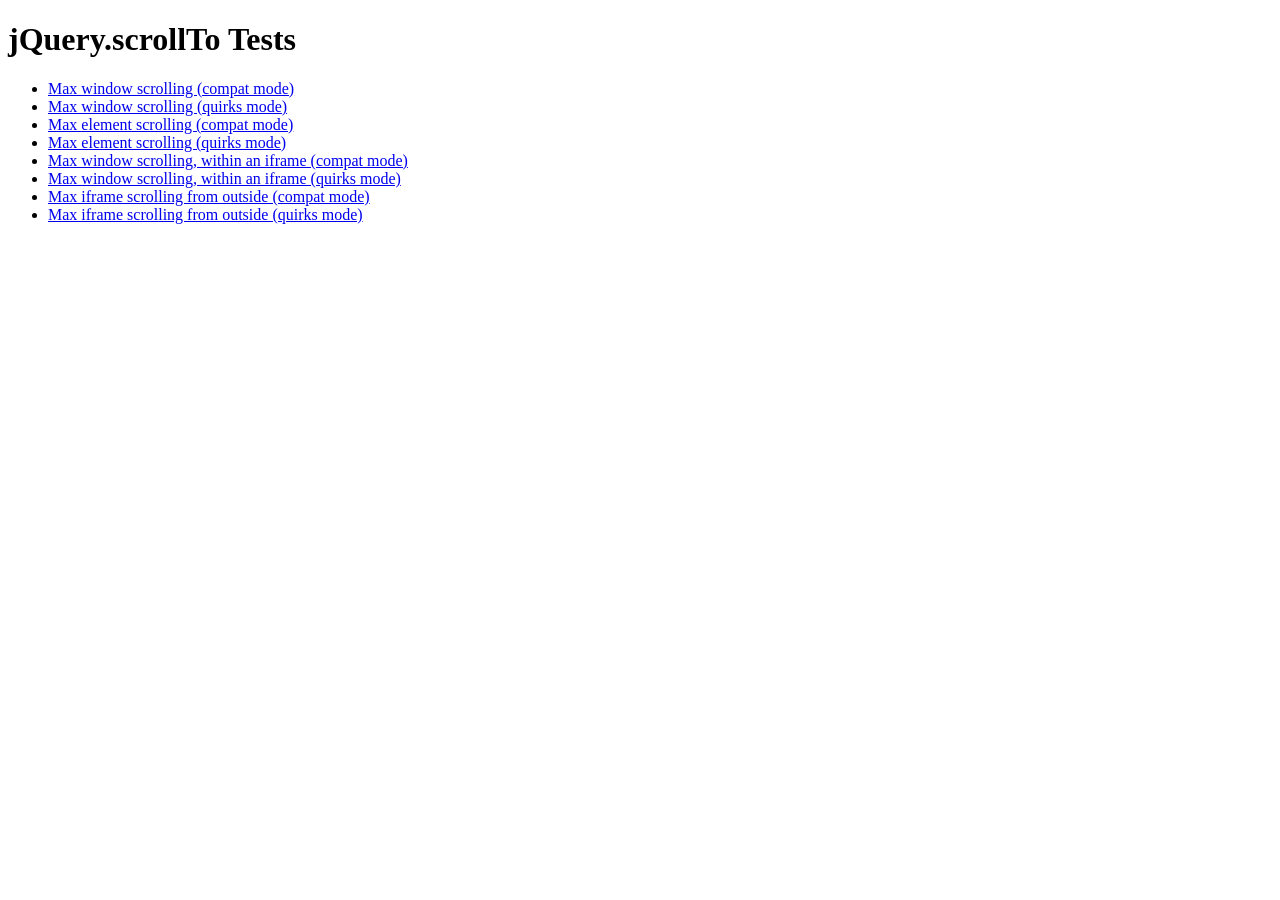
<file: sphere/assets/plugins/jquery-scrollTo/tests/index.html>
<!DOCTYPE html PUBLIC "-//W3C//DTD XHTML 1.0 Transitional//EN" "http://www.w3.org/TR/xhtml1/DTD/xhtml1-transitional.dtd">
<html xmlns="http://www.w3.org/1999/xhtml">
<head>
	<meta http-equiv="Content-Type" content="text/html; charset=iso-8859-1" />
	<title>jQuery.scrollTo Tests</title>
	<meta name="keywords" content="javascript, jquery, plugins, scroll, scrollTo, smooth, animation, to, effect, ariel, flesler, window, overflow, element, navigation, customizable" />
	<meta name="description" content="Tests for jQuery ScrollTo. Made by Ariel Flesler." />
	<meta name="robots" content="index,follow" />
</head>
<body>
	<h1>jQuery.scrollTo Tests</h1>
	
	<ul>
		<li><a href="WinMaxY-compat.html">Max window scrolling (compat mode)</a></li>
		<li><a href="WinMaxY-quirks.html">Max window scrolling (quirks mode)</a></li>
		<li><a href="ElemMaxY-compat.html">Max element scrolling (compat mode)</a></li>
		<li><a href="ElemMaxY-quirks.html">Max element scrolling (quirks mode)</a></li>
		<li><a href="WinMaxY-with-iframe-compat.html">Max window scrolling, within an iframe (compat mode)</a></li>
		<li><a href="WinMaxY-with-iframe-quirks.html">Max window scrolling, within an iframe (quirks mode)</a></li>
		<li><a href="WinMaxY-to-iframe-compat.html">Max iframe scrolling from outside (compat mode)</a></li>
		<li><a href="WinMaxY-to-iframe-quirks.html">Max iframe scrolling from outside (quirks mode)</a></li>
	</ul>
</body>
</html>
</file>
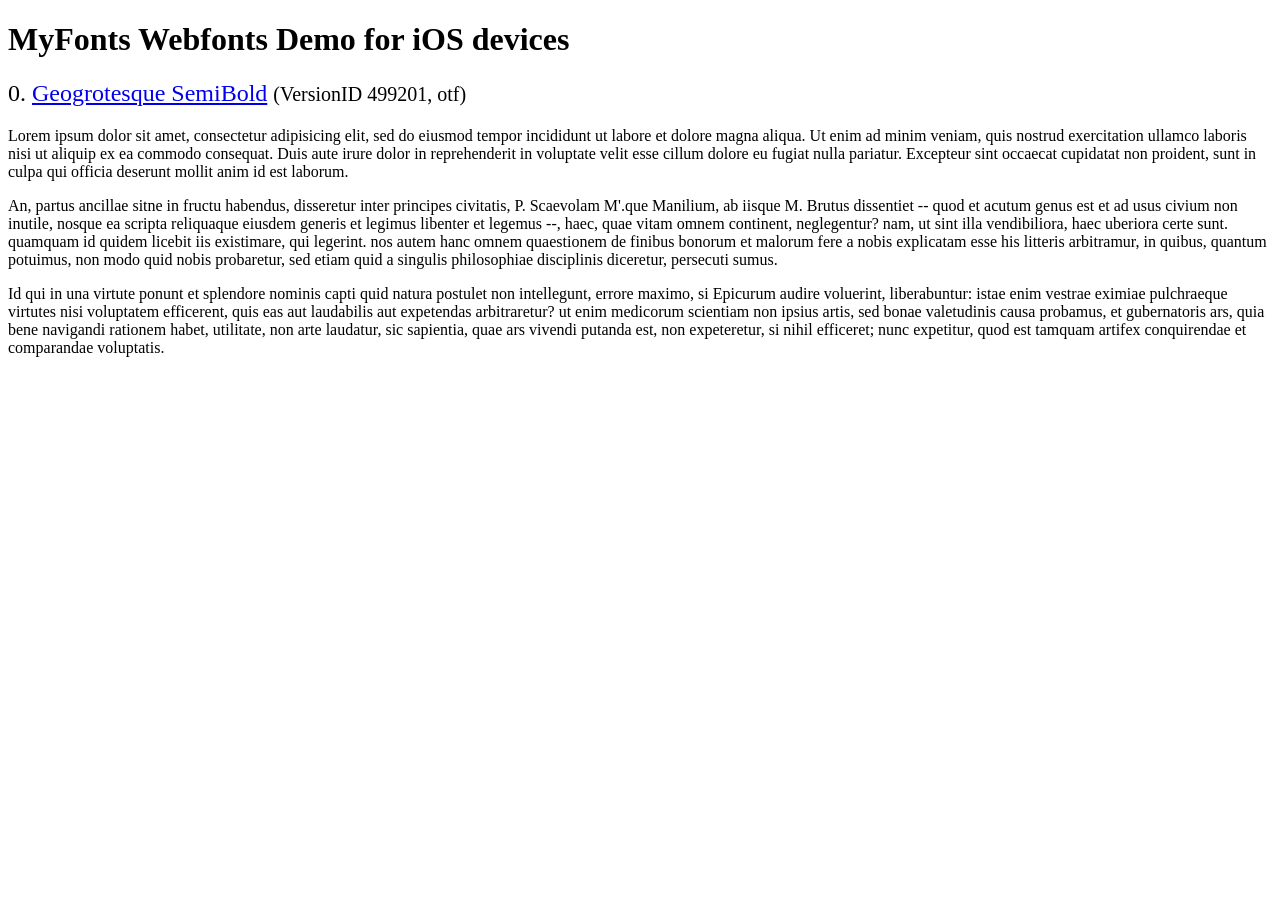
<file: sphere/assets/plugins/flexslider/demo/fonts/webfonts/geo-semibold/svg/index.html>
<!DOCTYPE html>
<html>
<head>
<title>MyFonts Webfonts Demo for iOS devices</title>
<meta http-equiv="content-type" content="text/html; charset=utf-8" />

<style type="text/css" media="all">

	h2 {
		 font-weight:normal;
	}

		
	@font-face {
		font-family:"Geogrotesque-SemiBold";
		src:url("style_169898.svg#Geogrotesque-SemiBold") format("svg");
	}
	
	.webfont_0 {
		font-family: Geogrotesque-SemiBold;
	}
		
</style>

</head>

<body>

<h1>MyFonts Webfonts Demo for iOS devices</h1>


<h2>0. <span class='webfont_0'><a href='http://new.myfonts.com/search/style::169898/'>Geogrotesque SemiBold</a></span>
<small>(VersionID 499201, otf)</small>
</h2>

<p class='webfont_0'>Lorem ipsum dolor sit amet, consectetur adipisicing elit, sed do eiusmod tempor incididunt ut labore et dolore magna aliqua. Ut enim ad minim veniam, quis nostrud exercitation ullamco laboris nisi ut aliquip ex ea commodo consequat. Duis aute irure dolor in reprehenderit in voluptate velit esse cillum dolore eu fugiat nulla pariatur. Excepteur sint occaecat cupidatat non proident, sunt in culpa qui officia deserunt mollit anim id est laborum.</p>

<p class='webfont_0'>An, partus ancillae sitne in fructu habendus, disseretur inter principes civitatis, P. Scaevolam M'.que Manilium, ab iisque M. Brutus dissentiet -- quod et acutum genus est et ad usus civium non inutile, nosque ea scripta reliquaque eiusdem generis et legimus libenter et legemus --, haec, quae vitam omnem continent, neglegentur? nam, ut sint illa vendibiliora, haec uberiora certe sunt. quamquam id quidem licebit iis existimare, qui legerint. nos autem hanc omnem quaestionem de finibus bonorum et malorum fere a nobis explicatam esse his litteris arbitramur, in quibus, quantum potuimus, non modo quid nobis probaretur, sed etiam quid a singulis philosophiae disciplinis diceretur, persecuti sumus.</p>

<p class='webfont_0'>Id qui in una virtute ponunt et splendore nominis capti quid natura postulet non intellegunt, errore maximo, si Epicurum audire voluerint, liberabuntur: istae enim vestrae eximiae pulchraeque virtutes nisi voluptatem efficerent, quis eas aut laudabilis aut expetendas arbitraretur? ut enim medicorum scientiam non ipsius artis, sed bonae valetudinis causa probamus, et gubernatoris ars, quia bene navigandi rationem habet, utilitate, non arte laudatur, sic sapientia, quae ars vivendi putanda est, non expeteretur, si nihil efficeret; nunc expetitur, quod est tamquam artifex conquirendae et comparandae voluptatis.</p>




</body>
</html>
</file>
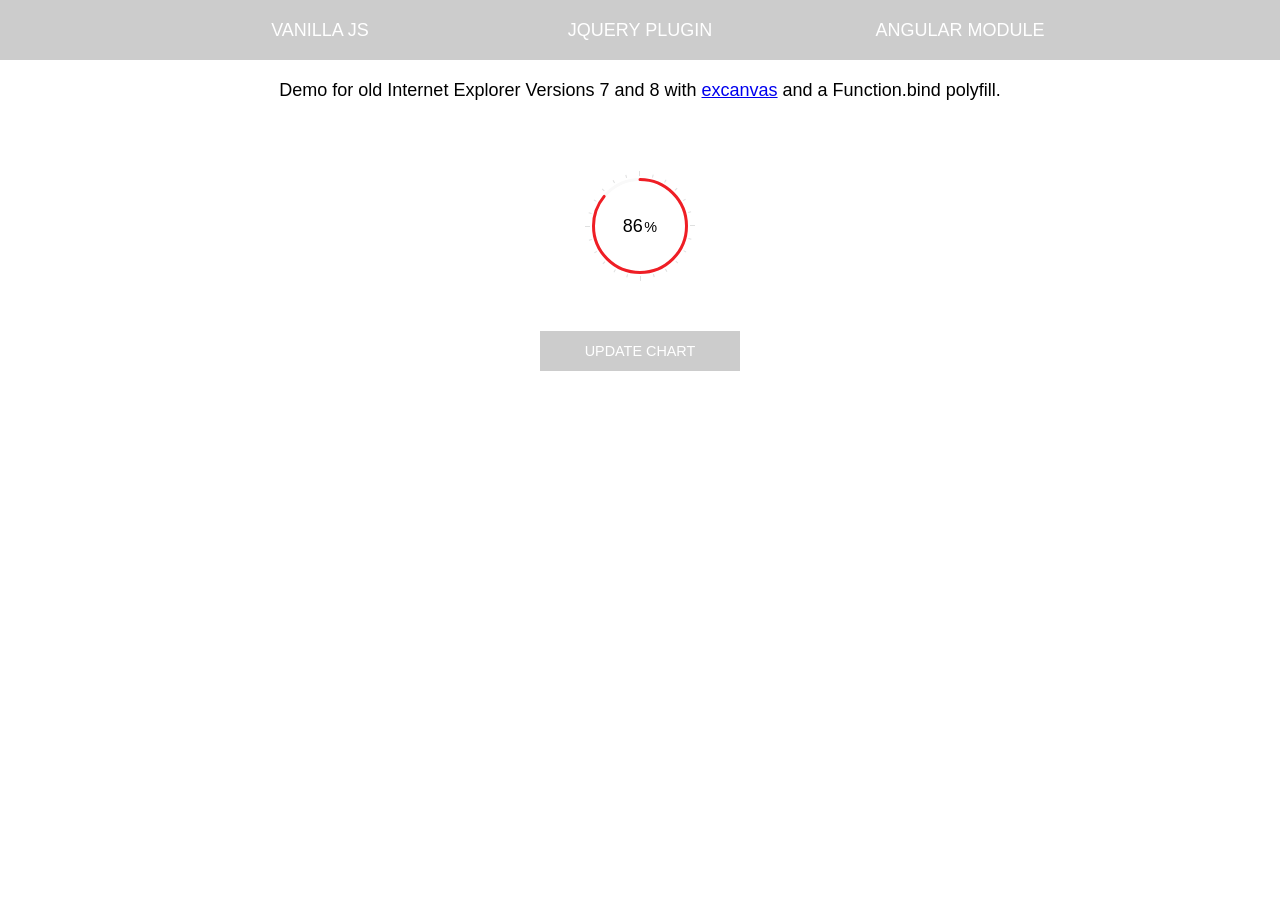
<file: sphere/assets/plugins/easy-pie-chart/demo/old-ie.html>
<!doctype html>
<html lang="en">
<head>
	<meta charset="UTF-8"/>
	<title>jQuery</title>
	<meta name="viewport" content="width=device-width"/>
	<link rel="stylesheet" href="style.css"/>
	<script src="excanvas.compiled.js"></script>
	<script>
	// IE function.bind polyfill
	if (!Function.prototype.bind) {
		Function.prototype.bind = function (oThis) {
			if (typeof this !== "function") {
				// closest thing possible to the ECMAScript 5 internal IsCallable function
				throw new TypeError("Function.prototype.bind - what is trying to be bound is not callable");
			}

			var aArgs = Array.prototype.slice.call(arguments, 1),
				fToBind = this,
				fNOP = function () {},
				fBound = function () {
					return fToBind.apply(this instanceof fNOP && oThis ? this : oThis,
				aArgs.concat(Array.prototype.slice.call(arguments)));
			};

			fNOP.prototype = this.prototype;
			fBound.prototype = new fNOP();

			return fBound;
		};
	}
	</script>
</head>
<body>

	<ul>
		<li><a href="index.html">Vanilla JS</a></li>
		<li><a href="jquery.html">jQuery plugin</a></li>
		<li><a href="angular.html">Angular module</a></li>
	</ul>

	<p>Demo for old Internet Explorer Versions 7 and 8 with <a href="http://excanvas.sourceforge.net" target="_blank">excanvas</a> and a Function.bind polyfill.</p>

	<span class="chart" data-percent="86">
		<span class="percent"></span>
	</span>

	<span class="btn js_update">Update chart</span>

	<script src="http://ajax.googleapis.com/ajax/libs/jquery/1.10.2/jquery.min.js"></script>
	<script src="../dist/jquery.easypiechart.min.js"></script>
	<script>
	$(function() {
		var $chart = $('.chart');
		$chart.easyPieChart({
			onStep: function(from, to, percent) {
				$(this.el).find('.percent').text(Math.round(percent));
			}
		});
		var chart = window.chart = $chart.data('easyPieChart');
		chart.update($chart.data('percent'));
		$('.js_update').on('click', function() {
			chart.update(Math.random()*200-100);
		});
	});
	</script>
</body>
</html>
</file>
<file: sphere/assets/css/styles.css>
/*   
 * Template Name: Sphere - Responsive website template for CV/Resume/Portfolio
 * Version: 1.0
 * Author: Xiaoying Riley at 3rd Wave Media
 * Website: http://themes.3rdwavemedia.com/
 * Twitter: @3rdwave_themes
*/
/* ======= Base ======= */
body {
  font-family: 'Roboto', sans-serif;
  color: #666;
  background: #f5f5f5;
  font-size: 14px;
  -webkit-font-smoothing: antialiased;
  -moz-osx-font-smoothing: grayscale;
  color: #444;
  overflow-x: hidden;
}
h1,
h2,
h3,
h4,
h5,
h6 {
  font-weight: 500;
}
a {
  color: #00BCD4;
  -webkit-transition: all 0.4s ease-in-out;
  -moz-transition: all 0.4s ease-in-out;
  -ms-transition: all 0.4s ease-in-out;
  -o-transition: all 0.4s ease-in-out;
}
a:hover {
  text-decoration: underline;
  color: #007888;
}
a:focus {
  text-decoration: none;
}
p {
  line-height: 1.5;
}
.btn,
a.btn {
  background: #008fa1;
  color: #fff;
  padding: 8px 15px;
  -webkit-border-radius: 2px;
  -moz-border-radius: 2px;
  -ms-border-radius: 2px;
  -o-border-radius: 2px;
  border-radius: 2px;
  -moz-background-clip: padding;
  -webkit-background-clip: padding-box;
  background-clip: padding-box;
  -webkit-box-shadow: 0 2px 4px 0 rgba(0, 0, 0, 0.4);
  -moz-box-shadow: 0 2px 4px 0 rgba(0, 0, 0, 0.4);
  box-shadow: 0 2px 4px 0 rgba(0, 0, 0, 0.4);
  text-transform: uppercase;
  font-weight: 500;
  font-size: 14px;
}
.btn:hover,
a.btn:hover {
  color: #fff;
  background: #00a5bb;
}
#topcontrol {
  -webkit-transition: all 0.4s ease-in-out;
  -moz-transition: all 0.4s ease-in-out;
  -ms-transition: all 0.4s ease-in-out;
  -o-transition: all 0.4s ease-in-out;
  background: #008fa1;
  color: #fff;
  text-align: center;
  display: inline-block;
  z-index: 30;
  width: 36px;
  height: 36px;
  -webkit-border-radius: 50%;
  -moz-border-radius: 50%;
  -ms-border-radius: 50%;
  -o-border-radius: 50%;
  border-radius: 50%;
  -moz-background-clip: padding;
  -webkit-background-clip: padding-box;
  background-clip: padding-box;
  -webkit-box-shadow: 0 6px 10px 0 rgba(0, 0, 0, 0.3);
  -moz-box-shadow: 0 6px 10px 0 rgba(0, 0, 0, 0.3);
  box-shadow: 0 6px 10px 0 rgba(0, 0, 0, 0.3);
}
#topcontrol:hover {
  background: #007888;
  color: #fff;
}
#topcontrol .fa {
  position: relative;
  top: 3px;
  font-size: 25px;
  font-weight: normal;
}
.header {
  background: #00BCD4;
  color: #fff;
}
.header a {
  color: #fff;
}
.header .top-bar {
  position: relative;
  padding-top: 15px;
  padding-bottom: 120px;
}
.header .social {
  margin-bottom: 0;
}
.header .social a {
  color: rgba(255, 255, 255, 0.8);
  display: inline-block;
  text-align: center;
  width: 32px;
  height: 32px;
  -webkit-border-radius: 50%;
  -moz-border-radius: 50%;
  -ms-border-radius: 50%;
  -o-border-radius: 50%;
  border-radius: 50%;
  -moz-background-clip: padding;
  -webkit-background-clip: padding-box;
  background-clip: padding-box;
  padding-top: 2px;
  font-size: 16px;
  border: 2px solid rgba(255, 255, 255, 0.8);
}
.header .social a:hover {
  color: #fff;
  border-color: #fff;
}
.header .actions {
  position: absolute;
  right: 15px;
  top: 15px;
}
.header .actions .fa {
  margin-right: 5px;
}
.header .actions a {
  margin-right: 10px;
  color: #fff;
}
.header .actions a:last-child {
  margin-right: 0;
}
.header .profile-image {
  position: absolute;
  width: 160px;
  height: 160px;
  top: -80px;
  margin-left: -80px;
  left: 50%;
  border-radius: 50%;
  border: 2px solid #ffffff;

}
.header .name {
  font-size: 48px;
  margin-bottom: 15px;
  letter-spacing: 0.5px;
}
.header .title {
  font-size: 28px;
  font-weight: 300;
  color: rgba(255, 255, 255, 0.8);
  margin-bottom: 30px;
}
.header .intro {
  background: #00a5bb;
  padding-top: 90px;
  padding-bottom: 60px;
  position: relative;
  font-size: 16px;
}
.header .profile {
  max-width: 800px;
  margin: 0 auto;
}
.header .contact-info {
  background: #008fa1;
  padding-top: 30px;
  padding-bottom: 30px;
  font-size: 16px;
}
.header .contact-info ul {
  margin-bottom: 0;
}
.header .contact-info li {
  margin-right: 30px;
  color: rgba(255, 255, 255, 0.8);
}
.header .contact-info li a {
  color: rgba(255, 255, 255, 0.8);
}
.header .contact-info li a:hover {
  color: #fff;
}
.header .contact-info li:last-child {
  margin-right: 0;
}
.header .contact-info li .fa {
  margin-right: 10px;
}
/* Page Nav */
.page-nav-space-holder {
  height: 60px;
  position: relative;
}
.page-nav-wrapper {
  background: #007888;
  padding-top: 20px;
  padding-bottom: 20px;
  position: absolute;
  width: 100%;
  left: 0;
  -webkit-box-shadow: 0 4px 12px rgba(0, 0, 0, 0.2);
  -moz-box-shadow: 0 4px 12px rgba(0, 0, 0, 0.2);
  box-shadow: 0 4px 12px rgba(0, 0, 0, 0.2);
}
.page-nav-wrapper.fixed {
  position: fixed;
  top: 0;
  left: 0;
  width: 100%;
  z-index: 100;
  background: #00BCD4;
}
.page-nav-wrapper a {
  color: rgba(255, 255, 255, 0.6);
  text-decoration: none;
  font-weight: 500;
}
.page-nav-wrapper .page-nav {
  margin: 0 auto;
  display: inline-block;
}
.page-nav-wrapper .page-nav li {
  margin-right: 30px;
  display: inline-block;
  background: none;
}
.page-nav-wrapper .page-nav li:hover,
.page-nav-wrapper .page-nav li:active {
  background: none;
}
.page-nav-wrapper .page-nav li.active a {
  color: #fff;
  background: none;
}
.page-nav-wrapper .page-nav li a {
  color: rgba(255, 255, 255, 0.6);
  padding: inherit;
}
.page-nav-wrapper .page-nav li a:hover {
  color: #fff;
}
.page-nav-wrapper .page-nav li a:hover,
.page-nav-wrapper .page-nav li a:active,
.page-nav-wrapper .page-nav li a:focus {
  background: none;
}
.page-nav-wrapper .page-nav li:last-child {
  margin-right: 0;
}
.wrapper {
  padding-top: 60px;
  padding-bottom: 60px;
}
.section {
  -webkit-box-shadow: 0 1px 4px 0 rgba(0, 0, 0, 0.14);
  -moz-box-shadow: 0 1px 4px 0 rgba(0, 0, 0, 0.14);
  box-shadow: 0 1px 4px 0 rgba(0, 0, 0, 0.14);
  padding: 45px;
  background: #fff;
  margin-bottom: 45px;
  -webkit-border-radius: 2px;
  -moz-border-radius: 2px;
  -ms-border-radius: 2px;
  -o-border-radius: 2px;
  border-radius: 2px;
  -moz-background-clip: padding;
  -webkit-background-clip: padding-box;
  background-clip: padding-box;
}
.section:last-child {
  margin-bottom: 0;
}
.section-title {
  margin-top: 0;
  margin-bottom: 45px;
  font-size: 24px;
  text-align: center;
}
.timeline {
  border-left: 3px solid #00BCD4;
  border-bottom-right-radius: 2px;
  border-top-right-radius: 2px;
  position: relative;
  padding: 0 30px;
  margin-left: 280px;
}
.timeline .item {
  position: relative;
  margin-bottom: 45px;
}
.timeline .item:last-child {
  margin-bottom: 0;
}
.timeline .item:before {
  content: "";
  position: absolute;
  left: -43px;
  top: 0;
  display: inline-block;
  width: 22px;
  height: 22px;
  -webkit-border-radius: 50%;
  -moz-border-radius: 50%;
  -ms-border-radius: 50%;
  -o-border-radius: 50%;
  border-radius: 50%;
  -moz-background-clip: padding;
  -webkit-background-clip: padding-box;
  background-clip: padding-box;
  background: #fff;
  border: 3px solid #00BCD4;
}
.timeline .item:after {
  content: "";
  position: absolute;
  left: -37px;
  top: 6px;
  display: inline-block;
  width: 10px;
  height: 10px;
  -webkit-border-radius: 50%;
  -moz-border-radius: 50%;
  -ms-border-radius: 50%;
  -o-border-radius: 50%;
  border-radius: 50%;
  -moz-background-clip: padding;
  -webkit-background-clip: padding-box;
  background-clip: padding-box;
  background: #00BCD4;
  z-index: 10;
}
.timeline .work-place {
  position: relative;
}
.timeline .location {
  position: absolute;
  right: 0;
  top: 2px;
  color: #8a8a8a;
}
.timeline .location .fa {
  margin-right: 5px;
}
.timeline .place {
  margin-top: 0;
  margin-bottom: 15px;
  font-size: 20px;
  font-weight: 300;
}
.timeline .job-meta {
  position: absolute;
  left: -280px;
  top: 0;
}
.timeline .job-meta .title {
  font-size: 18px;
  color: #00BCD4;
}
.timeline .job-meta .time {
  color: #8a8a8a;
}
.timeline .job-desc {
  color: #666;
}
.education-section .item {
  margin-bottom: 45px;
}
.education-section .item-inner {
  padding: 0 30px;
}
.education-section .degree {
  font-size: 18px;
  color: #00BCD4;
  margin-top: 0;
  margin-bottom: 0px;
}
.education-section .education-body {
  font-weight: 500;
  margin-bottom: 0px;
  font-size: 16px;
  font-weight: 300;
}
.education-section .time {
  color: #8a8a8a;
  margin-bottom: 15px;
}
.education-section .desc {
  color: #666;
}
.skills-section .subtitle {
  font-size: 18px;
  color: #8a8a8a;
  margin-top: 0;
  margin-bottom: 45px;
  font-weight: 300;
}
.skills-section .top-skills {
  margin-bottom: 60px;
}
.skills-section .top-skills .item {
  margin-bottom: 45px;
}
.skills-section .level {
  color: #8a8a8a;
  margin-bottom: 15px;
}
.skills-section .desc {
  color: #666;
}
.skills-section .skill-tag {
  -webkit-box-shadow: 0 1px 4px 0 rgba(0, 0, 0, 0.14);
  -moz-box-shadow: 0 1px 4px 0 rgba(0, 0, 0, 0.14);
  box-shadow: 0 1px 4px 0 rgba(0, 0, 0, 0.14);
  padding: 6px 30px;
  display: inline-block;
  margin-right: 10px;
  border: 1px solid #f5f5f5;
  font-weight: 500;
  margin-bottom: 15px;
  font-size: 16px;
}
.chart-easy-pie {
  positon: relative;
}
.chart {
  width: 110px;
  height: 110px;
  vertical-align: middle;
  position: relative;
  margin: 0 auto;
  text-align: center;
  font-size: 20px;
  font-weight: 300;
  margin-bottom: 30px;
}
.chart span {
  line-height: 110px;
}
.chart canvas {
  position: absolute;
  left: 0;
  top: 0;
}
.testimonials-section .testimonials-carousel {
  max-width: 800px;
  margin: 0 auto;
}
.testimonials-section .item {
  padding-left: 60px;
  margin-bottom: 45px;
}
.testimonials-section .quote {
  border-left: none;
  padding: 0;
  font-size: 22px;
  color: #666;
  font-weight: 300;
  position: relative;
}
.testimonials-section .source .name {
  font-size: 16px;
}
.testimonials-section .source .position {
  color: #8a8a8a;
}
.testimonials-section .fa-quote-left {
  position: absolute;
  left: -60px;
  top: 0;
  width: 36px;
  height: 36px;
  display: inline-block;
  background: #00BCD4;
  color: #fff;
  -webkit-border-radius: 50%;
  -moz-border-radius: 50%;
  -ms-border-radius: 50%;
  -o-border-radius: 50%;
  border-radius: 50%;
  -moz-background-clip: padding;
  -webkit-background-clip: padding-box;
  background-clip: padding-box;
  text-align: center;
  padding-top: 10px;
  font-size: 16px;
}
.testimonials-section .carousel-indicators {
  bottom: 0;
  margin-bottom: 0;
}
.testimonials-section .carousel-indicators li {
  background-color: #bdbdbd;
  border: none;
  width: 10px;
  height: 10px;
  margin: 0;
  margin-right: 5px;
}
.testimonials-section .carousel-indicators li.active {
  background-color: #00BCD4;
  width: 10px;
  height: 10px;
  margin: 0;
  margin-right: 5px;
}
.portfolio-section .filters {
  list-style: none;
  margin: 0 auto;
  margin-bottom: 60px;
  text-align: center;
  border-bottom: 1px solid #e8e8e8;
}
.portfolio-section .filters .type {
  margin-right: 30px;
  list-style: none;
  display: inline-block;
  padding: 8px 15px;
  color: #8a8a8a;
  cursor: pointer;
  font-size: 14px;
  text-transform: uppercase;
  font-weight: 500;
}
.portfolio-section .filters .type:last-child {
  margin-right: 0;
}
.portfolio-section .filters .type.active {
  color: #00BCD4;
  border-bottom: 2px solid #00BCD4;
}
.portfolio-section .item {
  margin-bottom: 30px;
}
.portfolio-section .item-inner {
  background: #00BCD4;
  color: #fff;
  -webkit-border-radius: 2px;
  -moz-border-radius: 2px;
  -ms-border-radius: 2px;
  -o-border-radius: 2px;
  border-radius: 2px;
  -moz-background-clip: padding;
  -webkit-background-clip: padding-box;
  background-clip: padding-box;
  position: relative;
  -webkit-box-shadow: 0 1px 4px 0 rgba(0, 0, 0, 0.14);
  -moz-box-shadow: 0 1px 4px 0 rgba(0, 0, 0, 0.14);
  box-shadow: 0 1px 4px 0 rgba(0, 0, 0, 0.14);
}
.portfolio-section .item-inner:hover {
  background: #00c5de;
}
.portfolio-section .item-inner:hover img {
  -webkit-opacity: 0.9;
  -moz-opacity: 0.9;
  opacity: 0.9;
}
.portfolio-section .item-inner .content {
  padding: 30px;
  padding-bottom: 75px;
  position: relative;
}
.portfolio-section .item-inner .content a {
  color: #fff;
}
.portfolio-section .item-inner .content .sub-title {
  font-size: 16px;
  margin-top: 0;
  margin-bottom: 5px;
}
.portfolio-section .item-inner .content .meta {
  color: rgba(255, 255, 255, 0.8);
  font-size: 14px;
}
.portfolio-section .item-inner .content .action {
  position: absolute;
  bottom: 30px;
  left: 30px;
}
.portfolio-section .item-inner .link-mask {
  display: block;
  position: absolute;
  width: 100%;
  height: 100%;
  left: 0;
  top: 0;
}
.contact-section .intro {
  position: relative;
  padding: 30px;
  padding-left: 190px;
  font-size: 16px;
  color: #666;
}
.contact-section .intro .profile-image {
  width: 120px;
  height: 120px;
  position: absolute;
  left: 30px;
}
.contact-section .intro p {
  margin-bottom: 15px;
}
.contact-section .service-list {
  margin-left: 30px;
  margin-bottom: 15px;
}
.contact-section .service-list li {
  margin-bottom: 15px;
}
.contact-section .service-list .fa {
  color: #00BCD4;
}
.contact-section .social {
  margin-bottom: 0;
}
.contact-section .social li {
  margin-right: 10px;
}
.contact-section .social li:last-child {
  margin-right: 0;
}
.contact-section .social a {
  display: inline-block;
  text-align: center;
  font-size: 24px;
  color: #8a8a8a;
}
.contact-section .social a:hover {
  color: #00BCD4;
}
.footer .container {
  padding: 30px;
  color: #8a8a8a;
  letter-spacing: 0.5px;
}
.footer .container a {
  color: #8a8a8a;
}
/* Extra small devices (phones, less than 768px) */
@media (max-width: 767px) {
  .header .social {
    margin: 0 auto;
    text-align: center;
  }
  .header .actions {
    position: static;
    margin: 0 auto;
    margin-bottom: 30px;
    text-align: center;
  }
  .header .actions .btn {
    margin-bottom: 15px;
    font-size: 12px;
    display: inline-block;
    width: 100%;
  }
  .header .actions .btn:last-child {
    margin-bottom: 0;
  }
  .header .name {
    font-size: 36px;
  }
  .header .title {
    font-size: 22px;
  }
  .header .contact-info li {
    margin-right: 0;
    margin-bottom: 15px;
    font-size: 14px;
    width: 100%;
    display: inline-block;
  }
  .header .contact-info li:last-child {
    margin-bottom: 0;
  }
  .section {
    padding: 30px;
  }
  .section-title {
    font-size: 20px;
  }
  .timeline {
    margin-left: 0;
    padding-right: 0;
  }
  .timeline .place {
    margin-bottom: 5px;
  }
  .timeline .job-meta {
    position: static;
    margin-bottom: 15px;
  }
  .education-section .item {
    padding: 0;
  }
  .portfolio-section .filters .type {
    font-size: 12px;
    margin-right: 5px;
    padding: 8px 5px;
  }
  .portfolio-section .item-inner .content {
    padding: 15px;
  }
  .portfolio-section .item-inner .content .sub-title {
    font-size: 14px;
    max-width: 120px;
    overflow: hidden;
    text-overflow: ellipsis;
    white-space: nowrap;
  }
  .portfolio-section .item-inner .content .meta {
    margin-bottom: 30px;
    max-width: 120px;
    overflow: hidden;
    text-overflow: ellipsis;
    white-space: nowrap;
  }
  .portfolio-section .item-inner .content .action {
    position: static;
    font-size: 12px;
  }
  .contact-section .intro {
    padding: 0;
    text-align: center;
  }
  .contact-section .intro .profile-image {
    position: static;
    margin: 0 auto;
    margin-bottom: 30px;
    text-align: center;
  }
  .contact-section .service-list {
    margin-left: 0;
  }
  .contact-section .social {
    margin: 0 auto;
  }
}
/* Small devices (tablets, 768px and up) */
/* Medium devices (desktops, 992px and up) */
/* Large devices (large desktops, 1200px and up) */
/* X-Large devices (large desktops, 1400px and up) */
/* ======= Configure Style (Remove in production) ======= */
.config-trigger {
  position: absolute;
  top: 30px;
  left: -36px;
  width: 36px;
  height: 36px;
  background: #222;
  color: #fff;
  text-align: center;
  -webkit-border-top-right-radius: 0;
  -webkit-border-bottom-right-radius: 0;
  -webkit-border-bottom-left-radius: 4px;
  -webkit-border-top-left-radius: 4px;
  -moz-border-radius-topright: 0;
  -moz-border-radius-bottomright: 0;
  -moz-border-radius-bottomleft: 4px;
  -moz-border-radius-topleft: 4px;
  border-top-right-radius: 0;
  border-bottom-right-radius: 0;
  border-bottom-left-radius: 4px;
  border-top-left-radius: 4px;
  -moz-background-clip: padding;
  -webkit-background-clip: padding-box;
  background-clip: padding-box;
  text-decoration: none;
}
.config-trigger:hover {
  background: #000;
  text-decoration: none;
}
.config-trigger:hover .fa {
  color: #fff;
}
.config-trigger .fa {
  font-size: 22px;
  padding-top: 7px;
  display: block;
  color: rgba(255, 255, 255, 0.8);
}
.config-panel {
  position: absolute;
  top: 160px;
  right: -190px;
  z-index: 30;
  width: 190px;
}
.config-panel .panel-inner {
  position: relative;
  background: #222;
  color: #fff;
  padding: 15px;
  -webkit-border-top-right-radius: 0;
  -webkit-border-bottom-right-radius: 0;
  -webkit-border-bottom-left-radius: 4px;
  -webkit-border-top-left-radius: 4px;
  -moz-border-radius-topright: 0;
  -moz-border-radius-bottomright: 0;
  -moz-border-radius-bottomleft: 4px;
  -moz-border-radius-topleft: 4px;
  border-top-right-radius: 0;
  border-bottom-right-radius: 0;
  border-bottom-left-radius: 4px;
  border-top-left-radius: 4px;
  -moz-background-clip: padding;
  -webkit-background-clip: padding-box;
  background-clip: padding-box;
}
.config-panel .panel-title {
  font-weight: 600;
  margin-bottom: 15px;
  font-size: 14px;
  text-transform: uppercase;
}
.config-panel label {
  color: #fff;
}
.config-panel #color-options {
  margin-bottom: 0px;
}
.config-panel #color-options li a {
  display: block;
  width: 28px;
  height: 20px;
  border: 2px solid transparent;
  margin-bottom: 10px;
}
.config-panel #color-options li a:hover {
  -webkit-opacity: 0.9;
  -moz-opacity: 0.9;
  opacity: 0.9;
  border: 2px solid rgba(255, 255, 255, 0.8);
}
.config-panel #color-options li.active a {
  border: 2px solid #fff;
}
.config-panel #color-options li.theme-1 a {
  background: #00BCD4;
}
.config-panel #color-options li.theme-2 a {
  background-color: #03A9F4;
}
.config-panel #color-options li.theme-3 a {
  background-color: #009688;
}
.config-panel #color-options li.theme-4 a {
  background-color: #4CAF50;
}
.config-panel #color-options li.theme-5 a {
  background-color: #8BC34A;
}
.config-panel #color-options li.theme-6 a {
  background-color: #C0CA33;
}
.config-panel #color-options li.theme-7 a {
  background-color: #FFC107;
}
.config-panel #color-options li.theme-8 a {
  background-color: #FF9800;
}
.config-panel #color-options li.theme-9 a {
  background-color: #FF5722;
}
.config-panel #color-options li.theme-10 a {
  background-color: #795548;
}
.config-panel #color-options li.theme-11 a {
  background-color: #607D8B;
}
.config-panel #color-options li.theme-12 a {
  background-color: #673AB7;
}
.config-panel #color-options li.theme-13 a {
  background-color: #3F51B5;
}
.config-panel #color-options li.theme-14 a {
  background-color: #2196F3;
}
.config-panel #color-options li.theme-15 a {
  background-color: #9C27B0;
}
.config-panel #color-options li.theme-16 a {
  background-color: #E91E63;
}
.config-panel .close {
  position: absolute;
  right: 5px;
  top: 5px;
  color: #fff;
}
.config-panel .close .fa {
  color: #fff;
}
</file>
<file: sphere/assets/plugins/easy-pie-chart/demo/style.css>
html,
body {
  padding: 0;
  margin: 0;
}
body {
  -webkit-font-smoothing: antialiased;
  text-align: center;
  font: 18px / 1.4 'Helvetica', 'Arial', sans-serif;
  padding-top: 60px;
}
ul {
  position: fixed;
  top: 0;
  left: 0;
  right: 0;
  margin: 0;
  padding: 0;
  height: 60px;
  background: #cccccc;
  font-size: 0;
  line-height: 0;
  letter-spacing: -0.3em;
}
li {
  position: relative;
  display: inline-block;
  vertical-align: top;
  width: 25%;
  text-align: center;
  font-size: 18px;
  line-height: 60px;
  letter-spacing: normal;
}
li a {
  display: block;
  color: #ffffff;
  text-decoration: none;
  text-transform: uppercase;
  white-space: nowrap;
}
li a:hover,
li a.active {
  background: #333333;
  color: #ffffff;
}
li a.active:after {
  content: '';
  position: absolute;
  top: 100%;
  left: 50%;
  margin-left: -10px;
  border: 10px solid;
  border-color: transparent;
  border-top-color: #333333;
}
.chart {
  position: relative;
  display: inline-block;
  width: 110px;
  height: 110px;
  margin-top: 50px;
  margin-bottom: 50px;
  text-align: center;
}
.chart canvas {
  position: absolute;
  top: 0;
  left: 0;
}
.percent {
  display: inline-block;
  line-height: 110px;
  z-index: 2;
}
.percent:after {
  content: '%';
  margin-left: 0.1em;
  font-size: .8em;
}
.angular {
  margin-top: 100px;
}
.angular .chart {
  margin-top: 0;
}
input {
  display: block;
  margin: auto;
  margin-bottom: 3em;
}
.btn {
  display: block;
  width: 200px;
  margin: 0 auto;
  padding: 10px 20px;
  background: #cccccc;
  color: #ffffff;
  text-transform: uppercase;
  cursor: pointer;
  font-size: 0.8em;
  -moz-box-sizing: border-box;
  box-sizing: border-box;
}
.btn:hover {
  background: #333333;
  color: #ffffff;
}
.span6 {
  float: left;
  width: 50%;
}
@media only screen and (max-width: 600px) {
  li {
    font-size: 14.4px;
  }
}
@media only screen and (max-width: 430px) {
  .span6 {
    float: none;
    width: 100%;
  }
  body {
    padding-top: 0;
  }
  ul {
    height: auto;
    position: static;
  }
  li {
    display: block;
    width: 100%;
  }
  li a {
    white-space: normal;
  }
  a.active:after {
    display: none;
  }
}
</file>
<file: sphere/assets/plugins/jquery-scrollTo/demo/css/style.css>
body{
	padding:5px;
	height:1600px;
	font-family: Verdana, sans-serif;
	background-color: #DDD;
}
ul,li,h1,h2,h3,h4,p{
	list-style:none;
	padding:0;
	margin:0;
}
.part{
	border:1px solid black;
	background-color:white;
}
	.part h3,
	.part h4,
	.part h4 a {
		color:#933;
	}
#toc{
	display:block;
	padding:10px;
	position:relative;
	margin:15px 0;
	float:left;
	width:305px;
}
	#toc h3{
		padding-bottom:10px;
	}
	#toc h3 strong{
		font-size:13px;
		color:black;
	}
#links{
	border:1px solid black;
	width:210px;
	padding:10px;
	float:right;
	margin-top:-30px;
}
	#links h3{
		color:#933;
	}
	#links ul{
		padding: 8px 0 3px 20px;
	}
	#links li{
		list-style-type:circle;
	}
	#links a{
		color:#69C;
	}
	
	#toc li, #links li{
		list-style-type:circle;
		padding-left:5px;
		margin-left:15px;
	}
		#toc a{
			color:#69C;
		}
.section{
	border:1px black solid;
	width:950px;
	padding:10px;
	margin: 5px 0;
	position:relative;
	clear:both;
}
	.section h3{
		margin-bottom:10px;
		margin-left: 8px;
	}
	.section h4{
		margin:10px 0 10px 8px;
	}
	.section li{
		float:left;
	}
	.pane{
		overflow:auto;
		clear:left;
		margin: 10px 0 0 10px;
		position:relative;
		width:826px;
		height:322px;
	}
ul.elements{
	background-color:#5B739C;
}
	ul.elements li{
		width:200px;
		height:100px;
		font-weight:bolder;
		border:1px black solid;
		text-align:center;
		padding:50px;
		position:relative;
		background-color:#DDD;
	}
		ul.elements li a{
			bottom:20px;
			color:#933;
			font-size:12px;
			left:125px;
			position:absolute;
		}
		ul.elements li p{
			color:#666;
		}
	#pane-settings ul.elements li{
		margin:5px;
	}
	#pane-settings{
		margin-bottom:10px;
	}
ul.links{
	height:20px;
	overflow:hidden;
	padding-left: 5px;
}
	ul.links a{
		color:#69C;
		margin:0 0 0 5px;
	}
.clear{
	clear:left;
}
h3 span{
	position:absolute;			
}
.message{
	background:#EEE;
	border:1px solid #999;
	color:#333;
	font-size:12px;
	font-weight:normal;
	padding:1px;
	margin-top:2px;
}

h1{
	color:#5B739C;
}
h1 strong{
	font-size:13px;
	color:#777;
}
</file>
